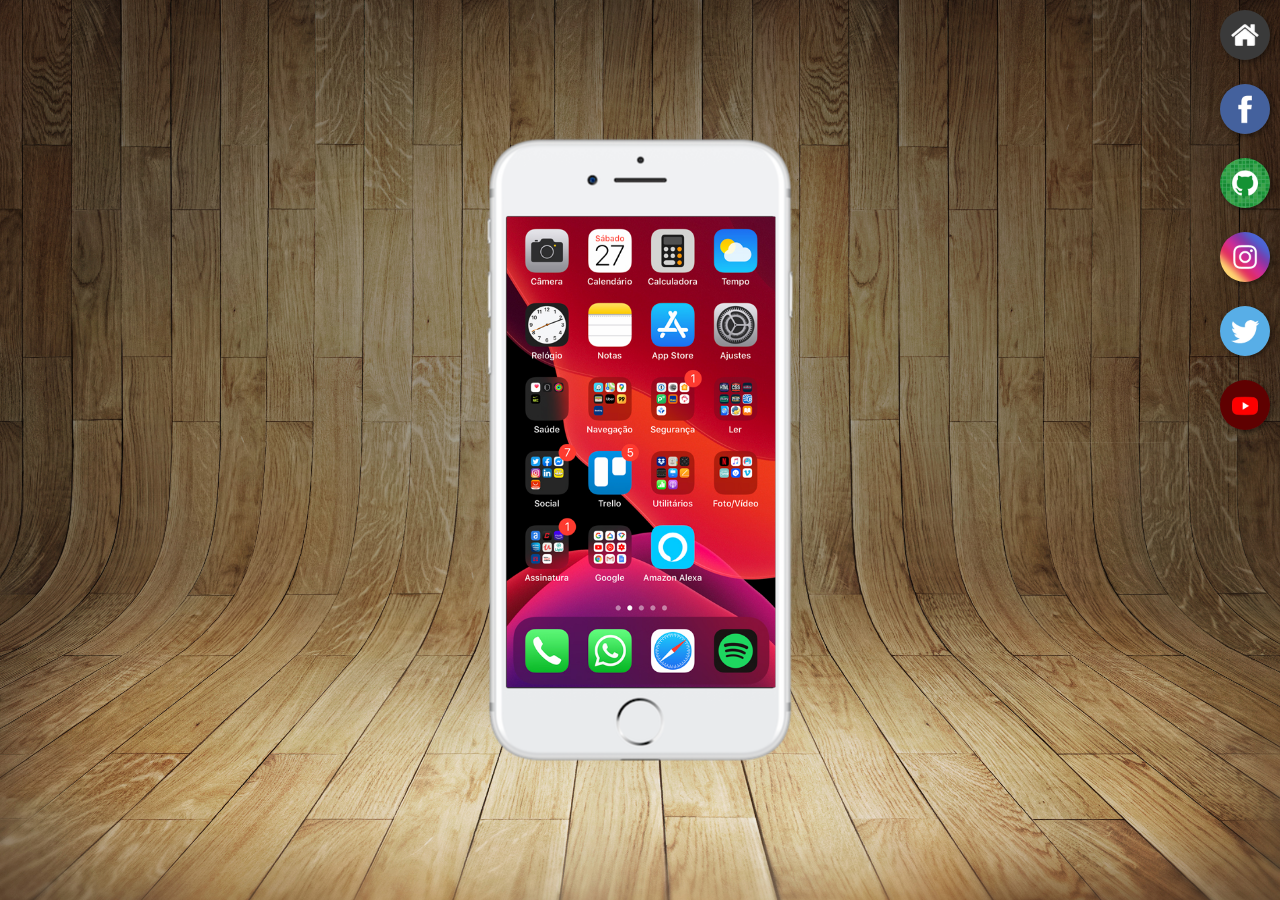
<file: index.html>
<!DOCTYPE html>
<html lang="pt-br">
<head>
    <meta charset="UTF-8">
    <meta name="viewport" content="width=device-width, initial-scale=1.0">
    <link rel="shortcut icon" href="favicon.ico" type="image/x-icon">
    <link rel="stylesheet" href="estilos/style.css">
    <title>Projeto Redes Sociais</title>
    
</head>
<body>
    <main>
        <section id="telefone">
            <iframe src="home.html" name="tela" id="tela" frameborder="0"></iframe>
        </section>
        <section id="redes-sociais">
            <a href="home.html" target="tela"><img src="imagens/logo-home.jpg" alt=""></a><br>
            <a href="facebook.html" target="tela"><img src="imagens/logo-facebook.jpg" alt=""></a><br>
            <a href="github.html" target="tela"><img src="imagens/logo-github.jpg" alt=""></a><br>
            <a href="instagram.html" target="tela"><img src="imagens/logo-instagram.jpg" alt=""></a><br>
            <a href="twitter.html" target="tela"><img src="imagens/logo-twitter.jpg" alt=""></a><br>
            <a href="youtube.html" target="tela"><img src="imagens/logo-youtube.jpg" alt=""></a>
        </section>
    </main>
</body>
</html>
</file>
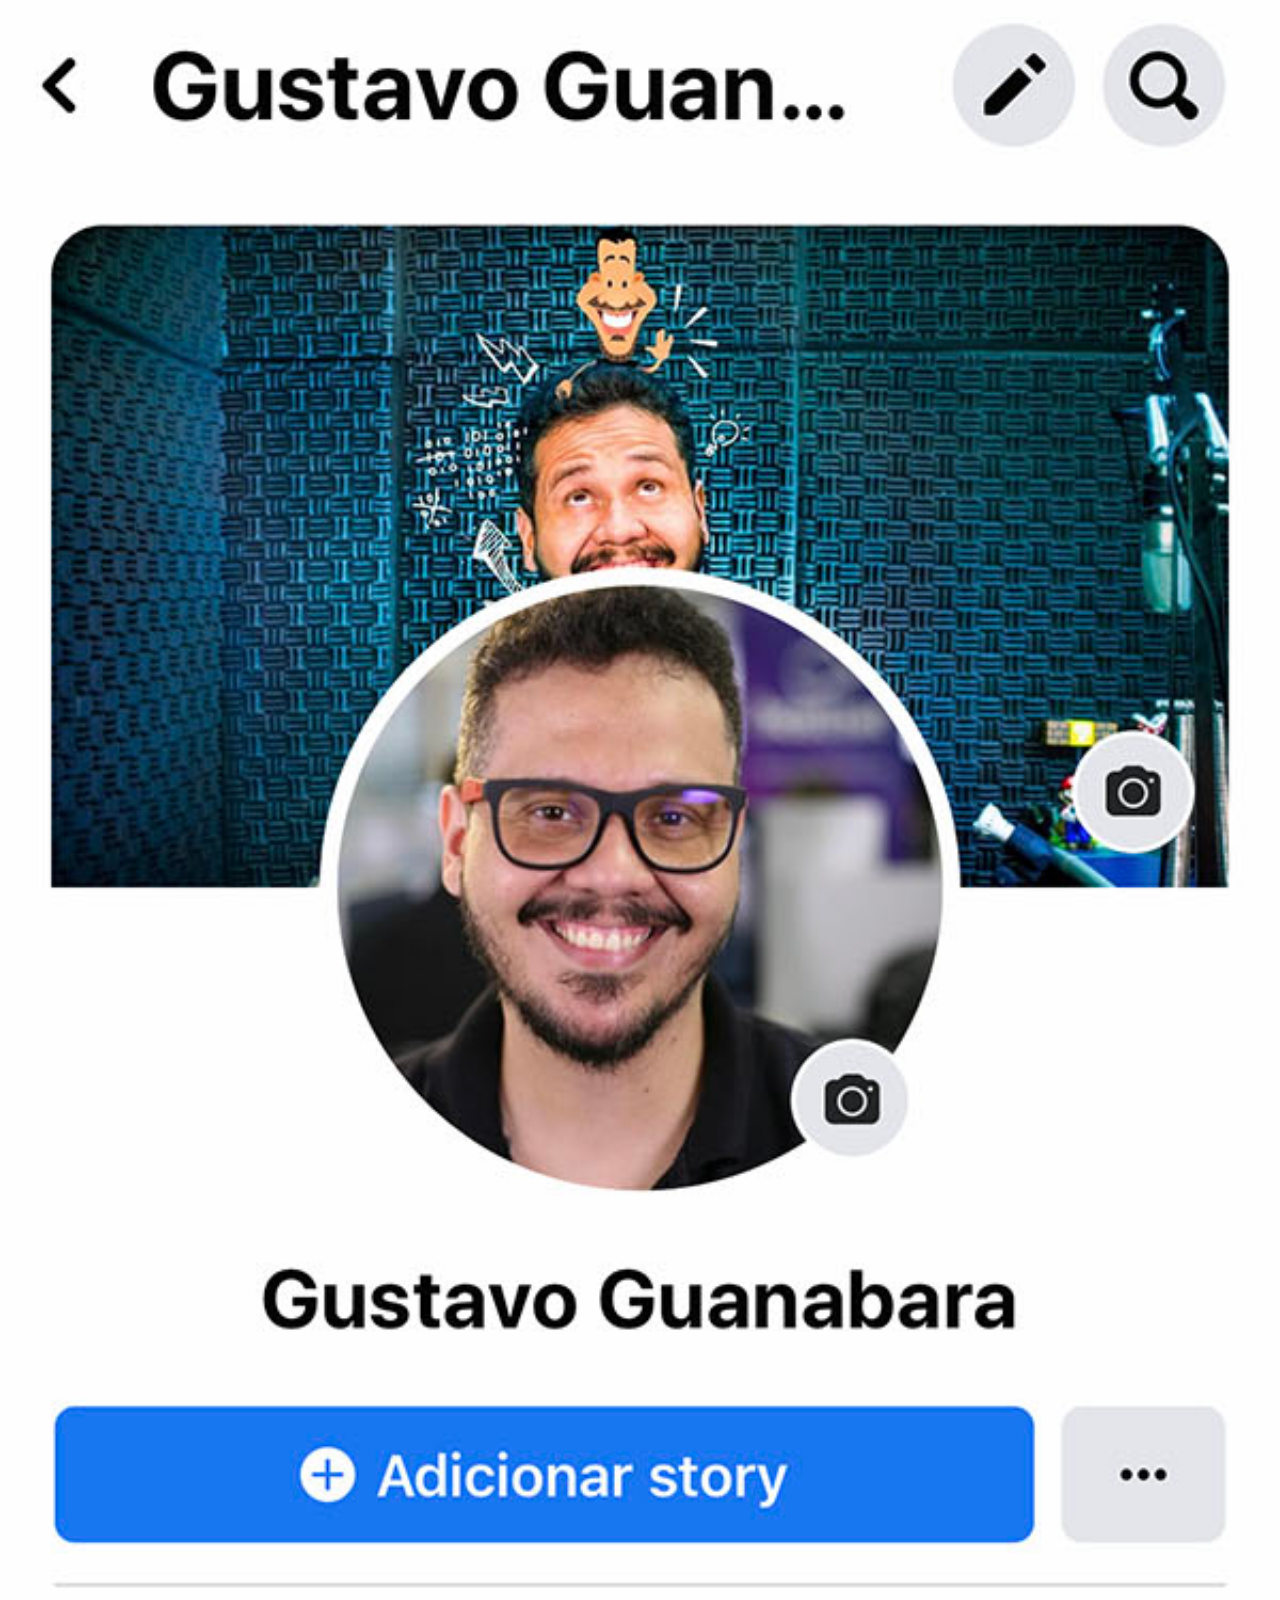
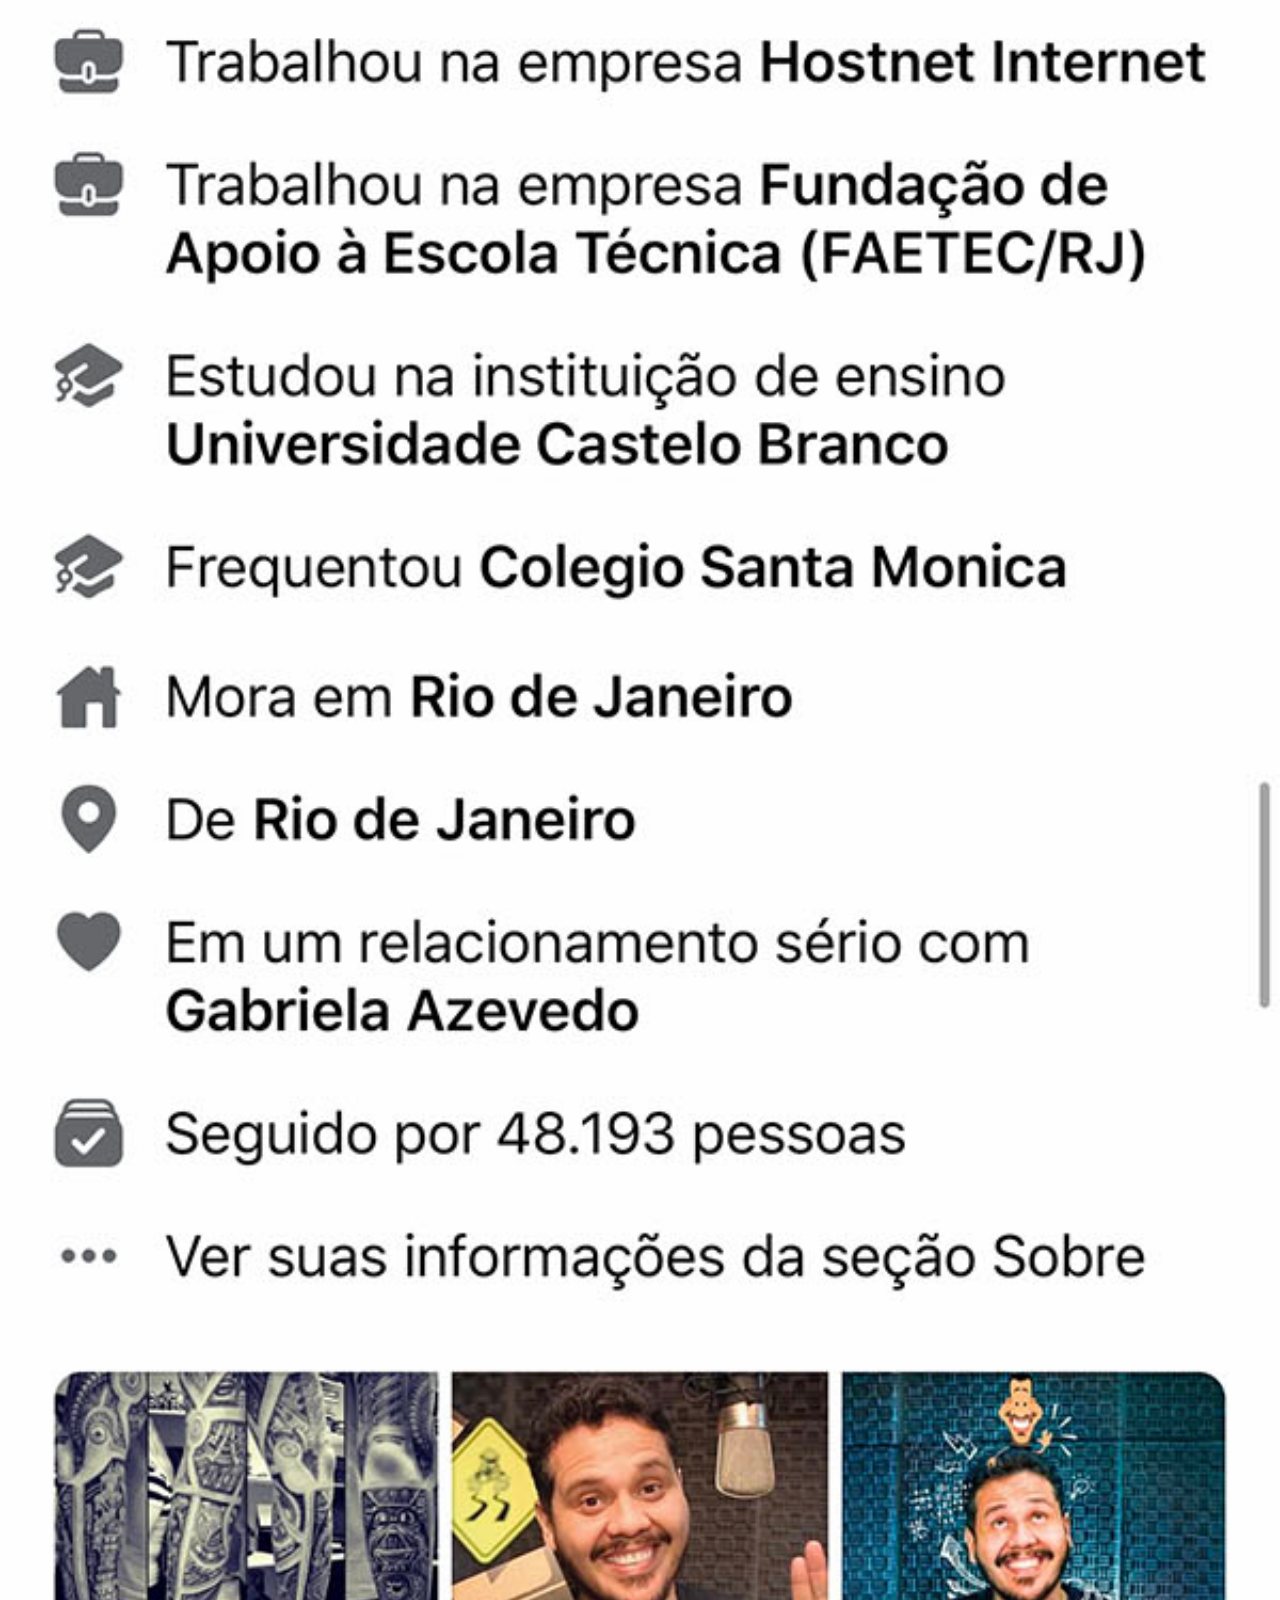
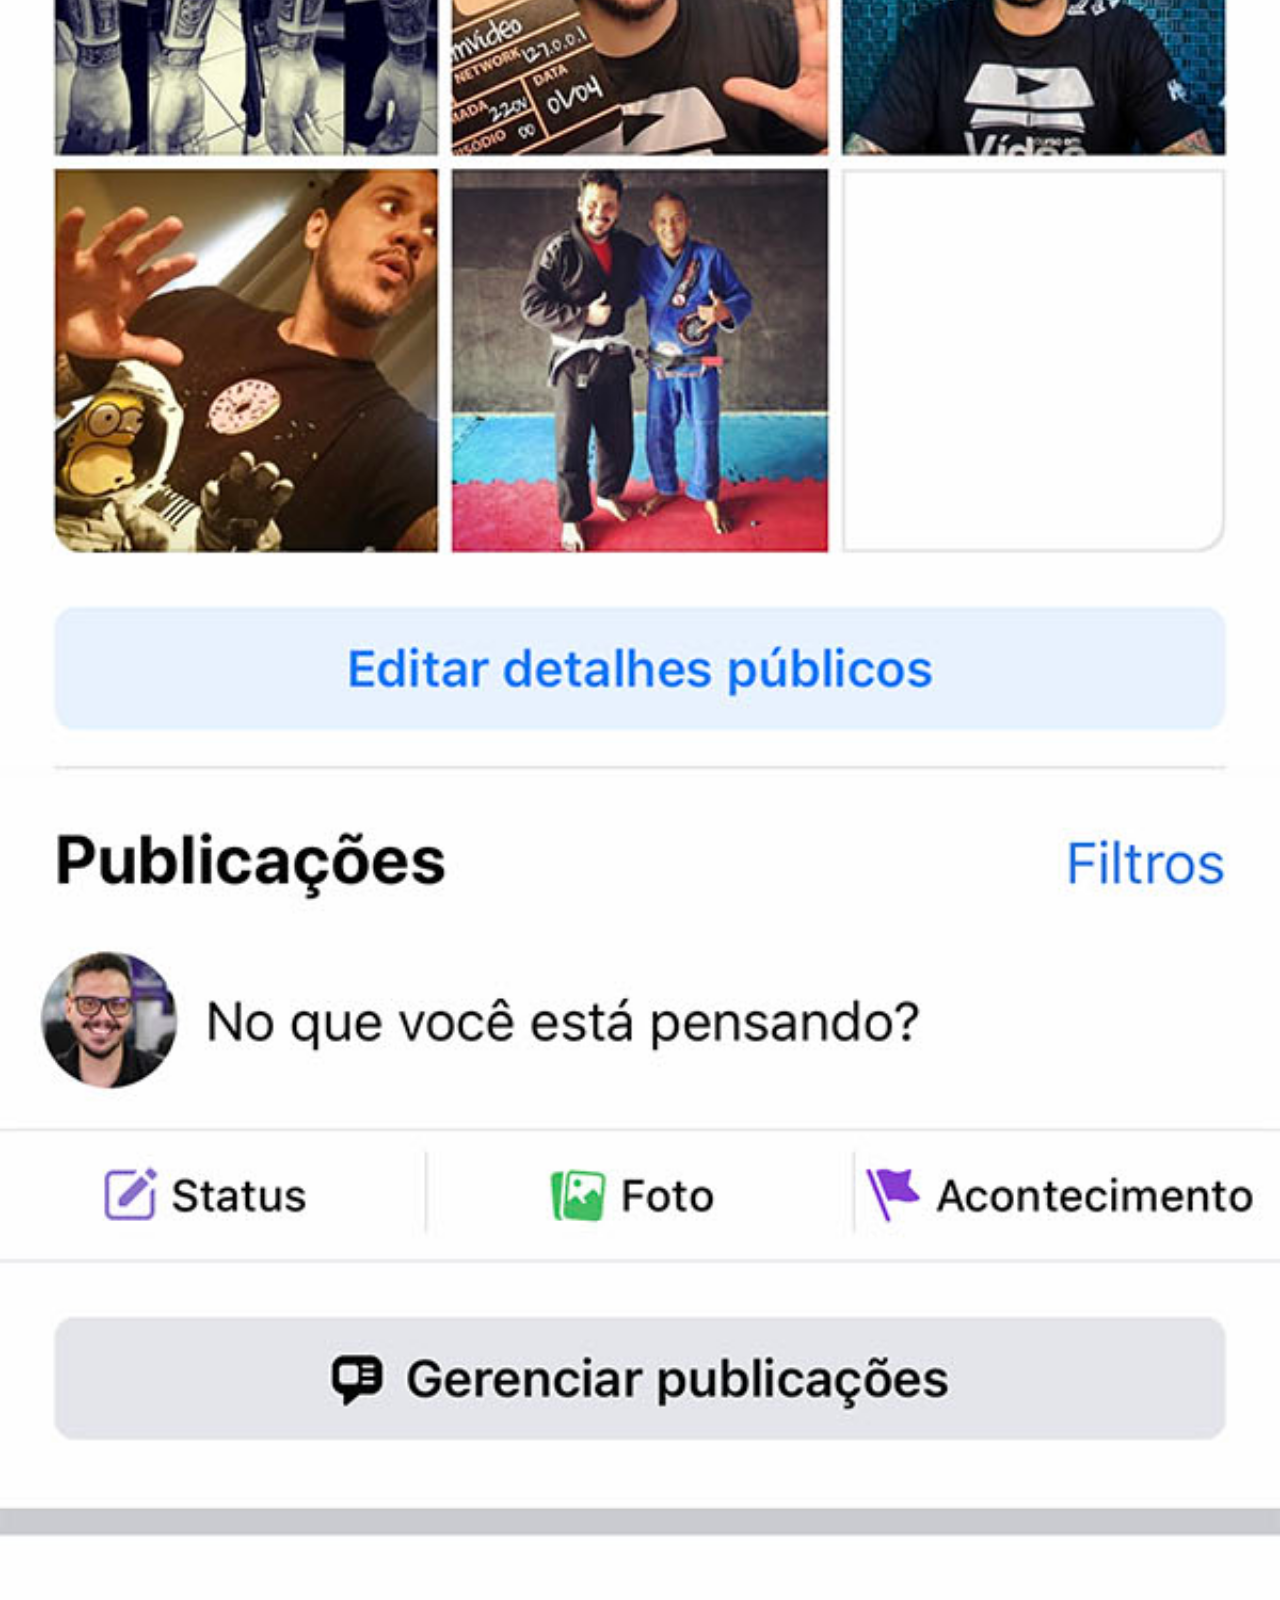
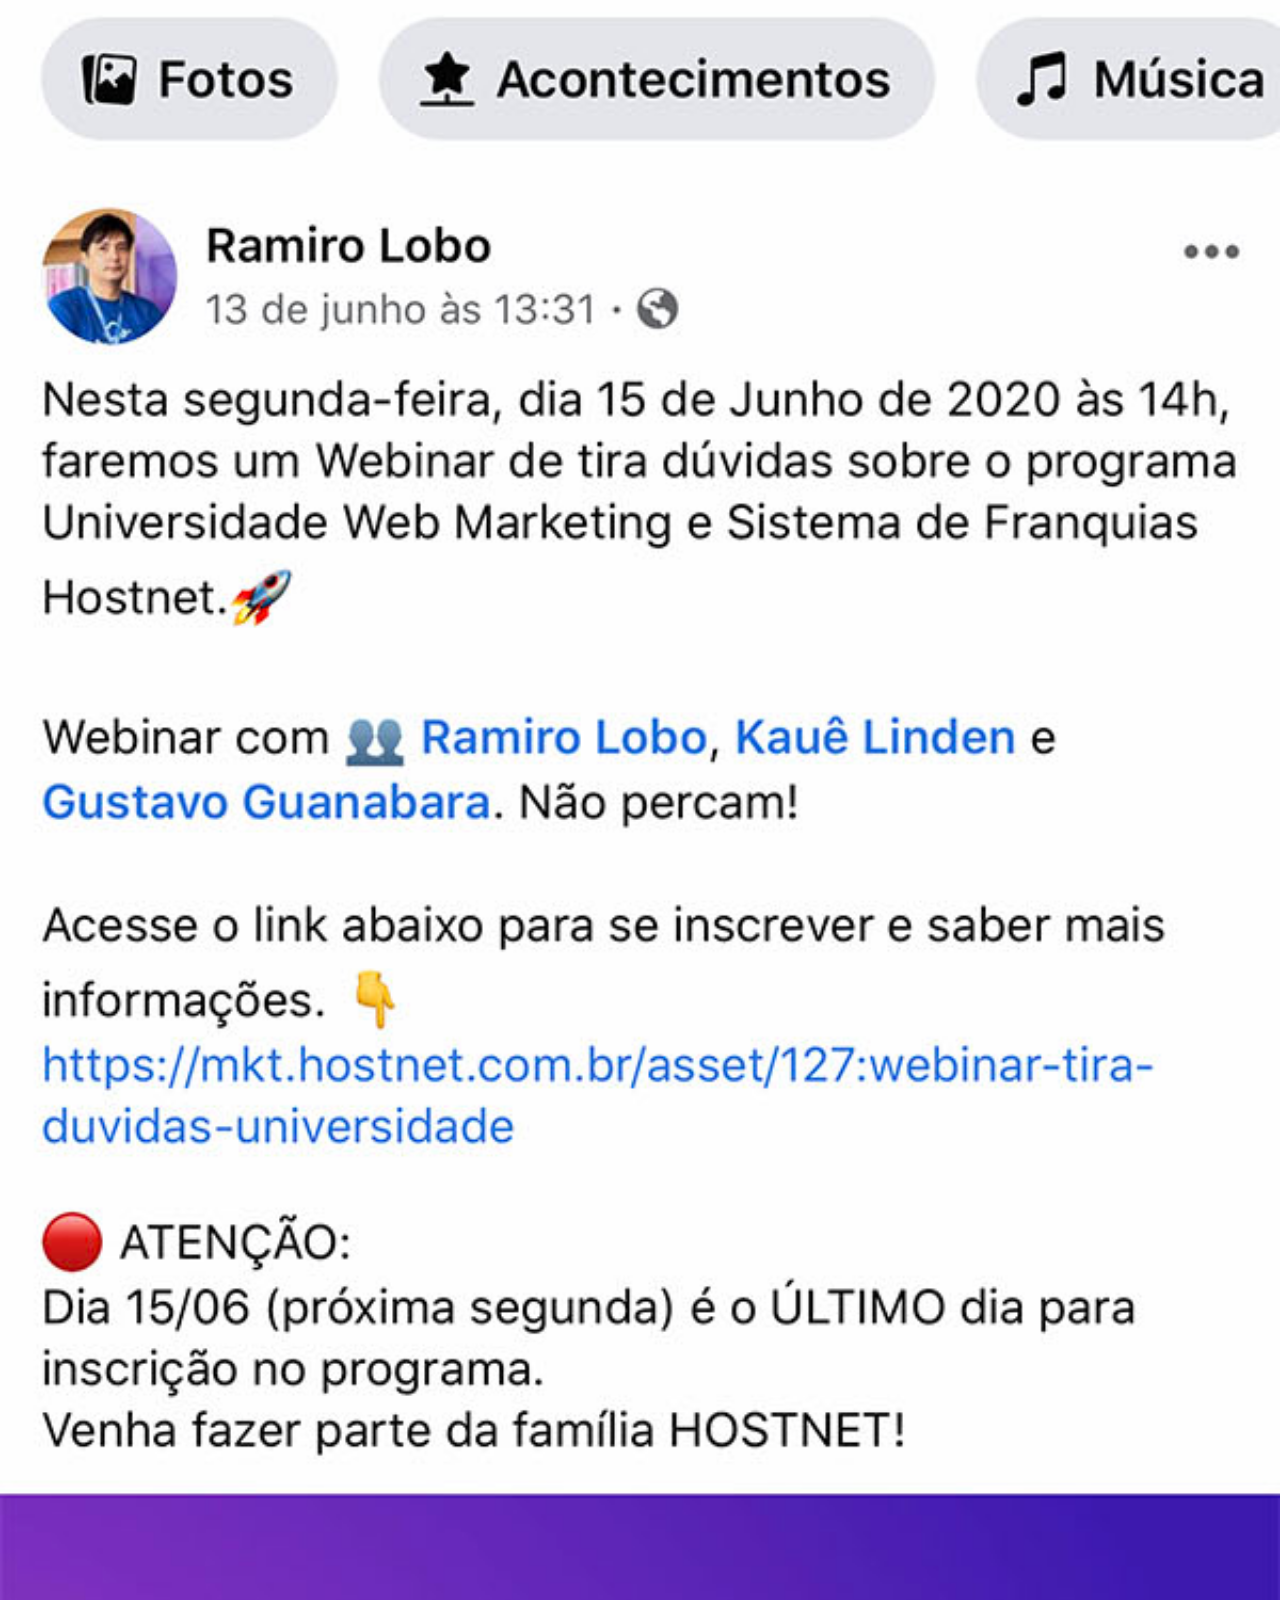
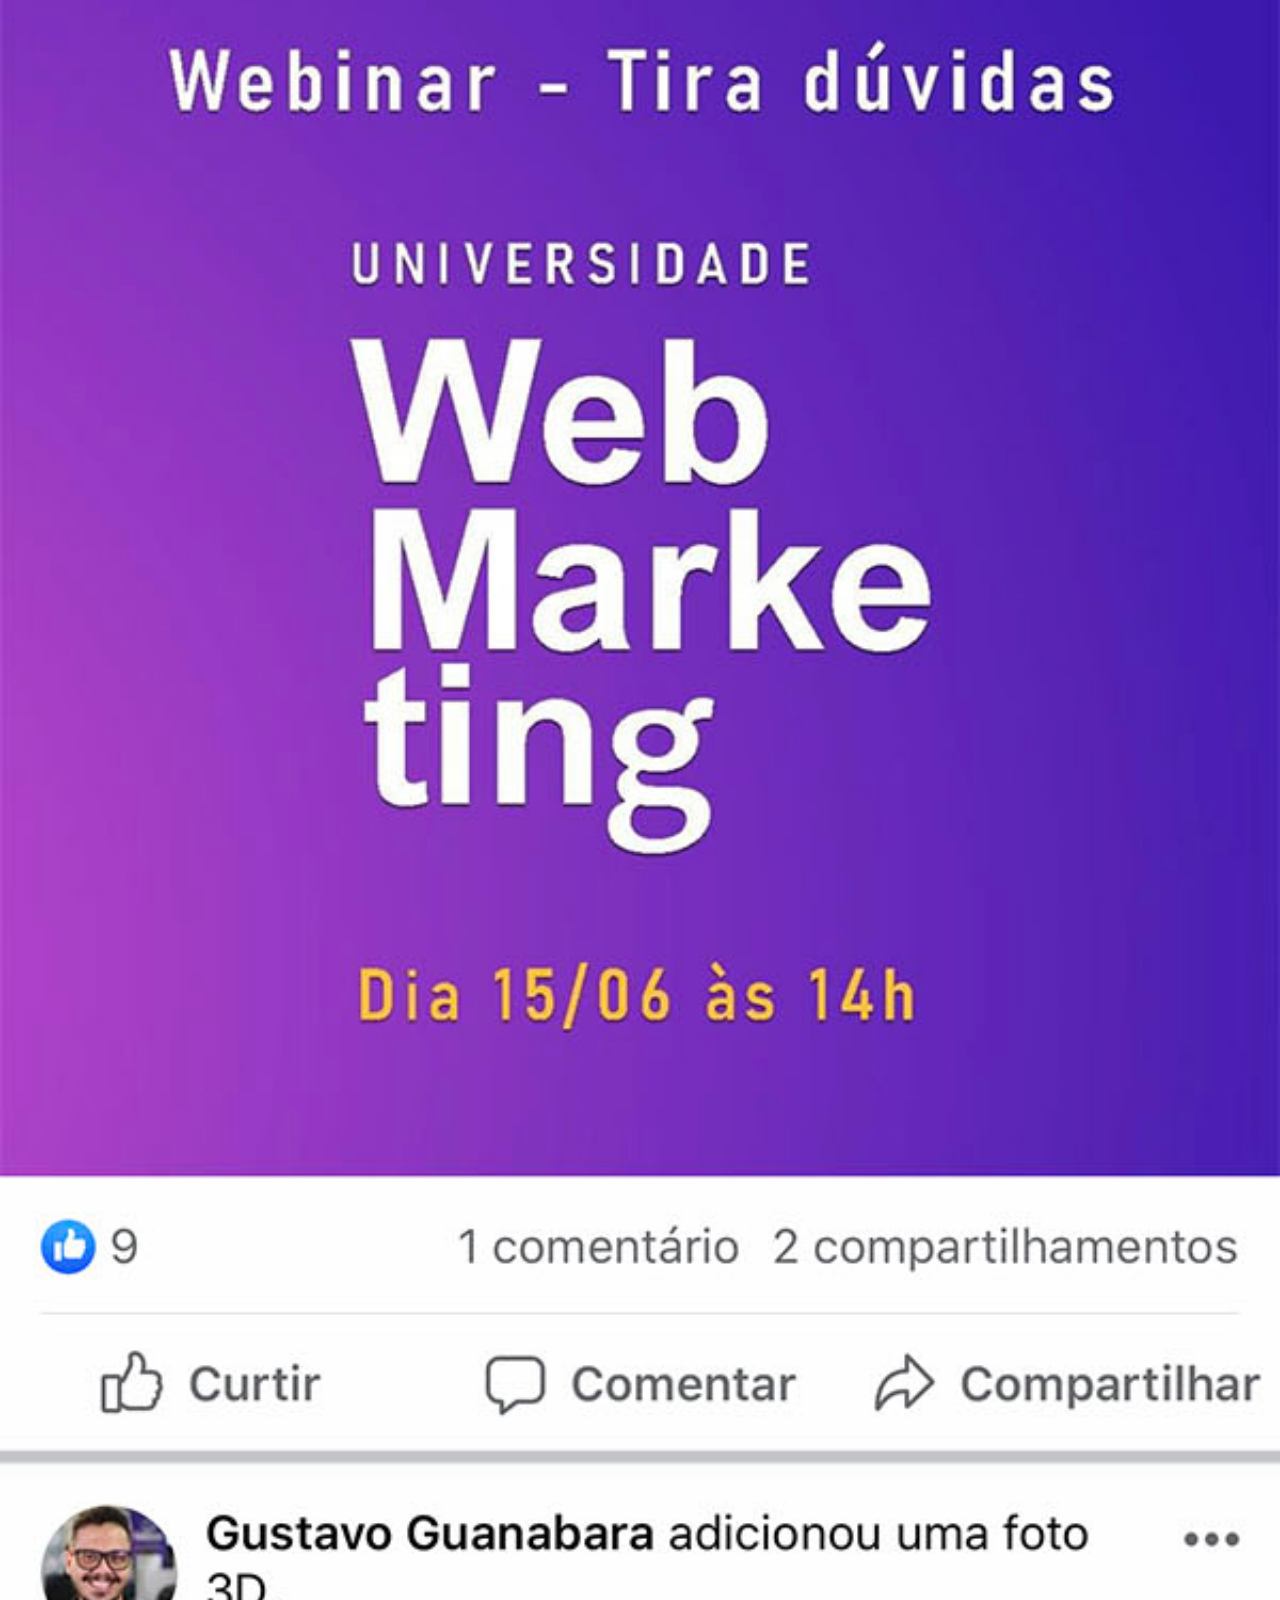
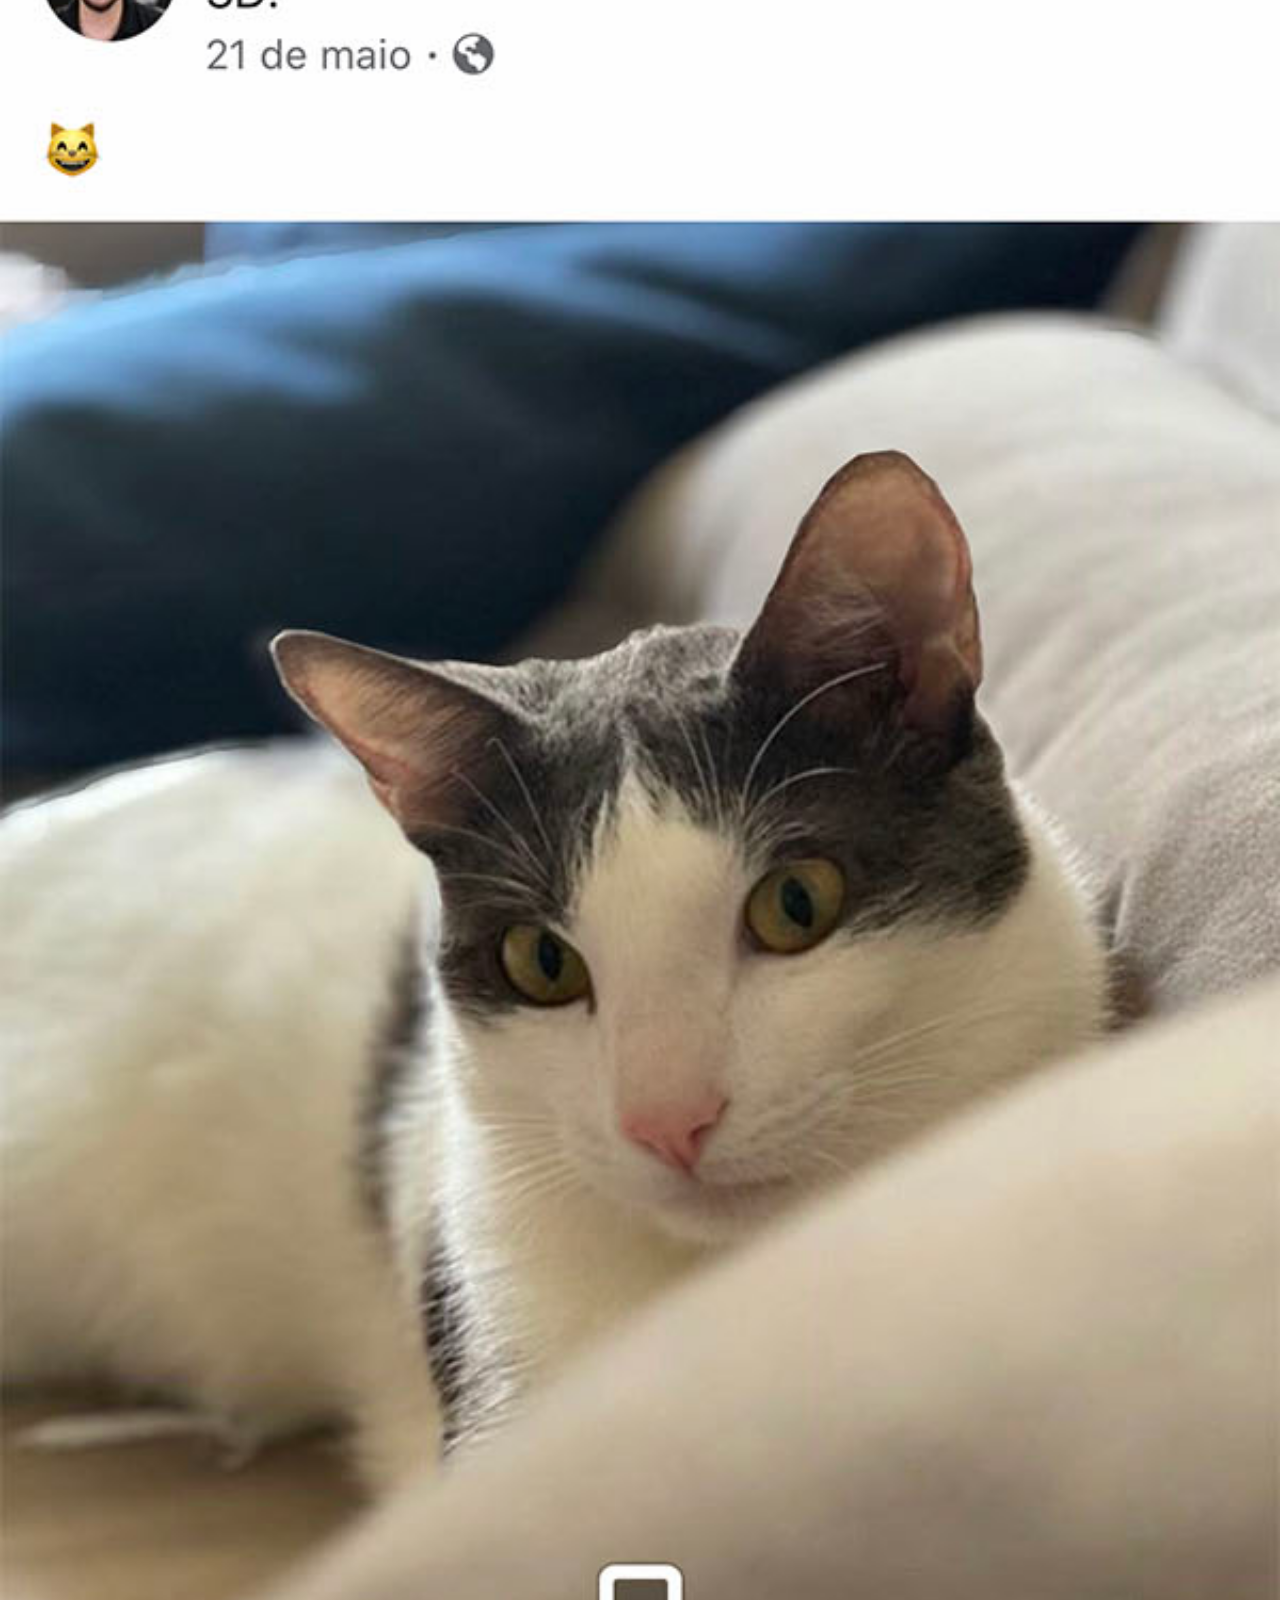
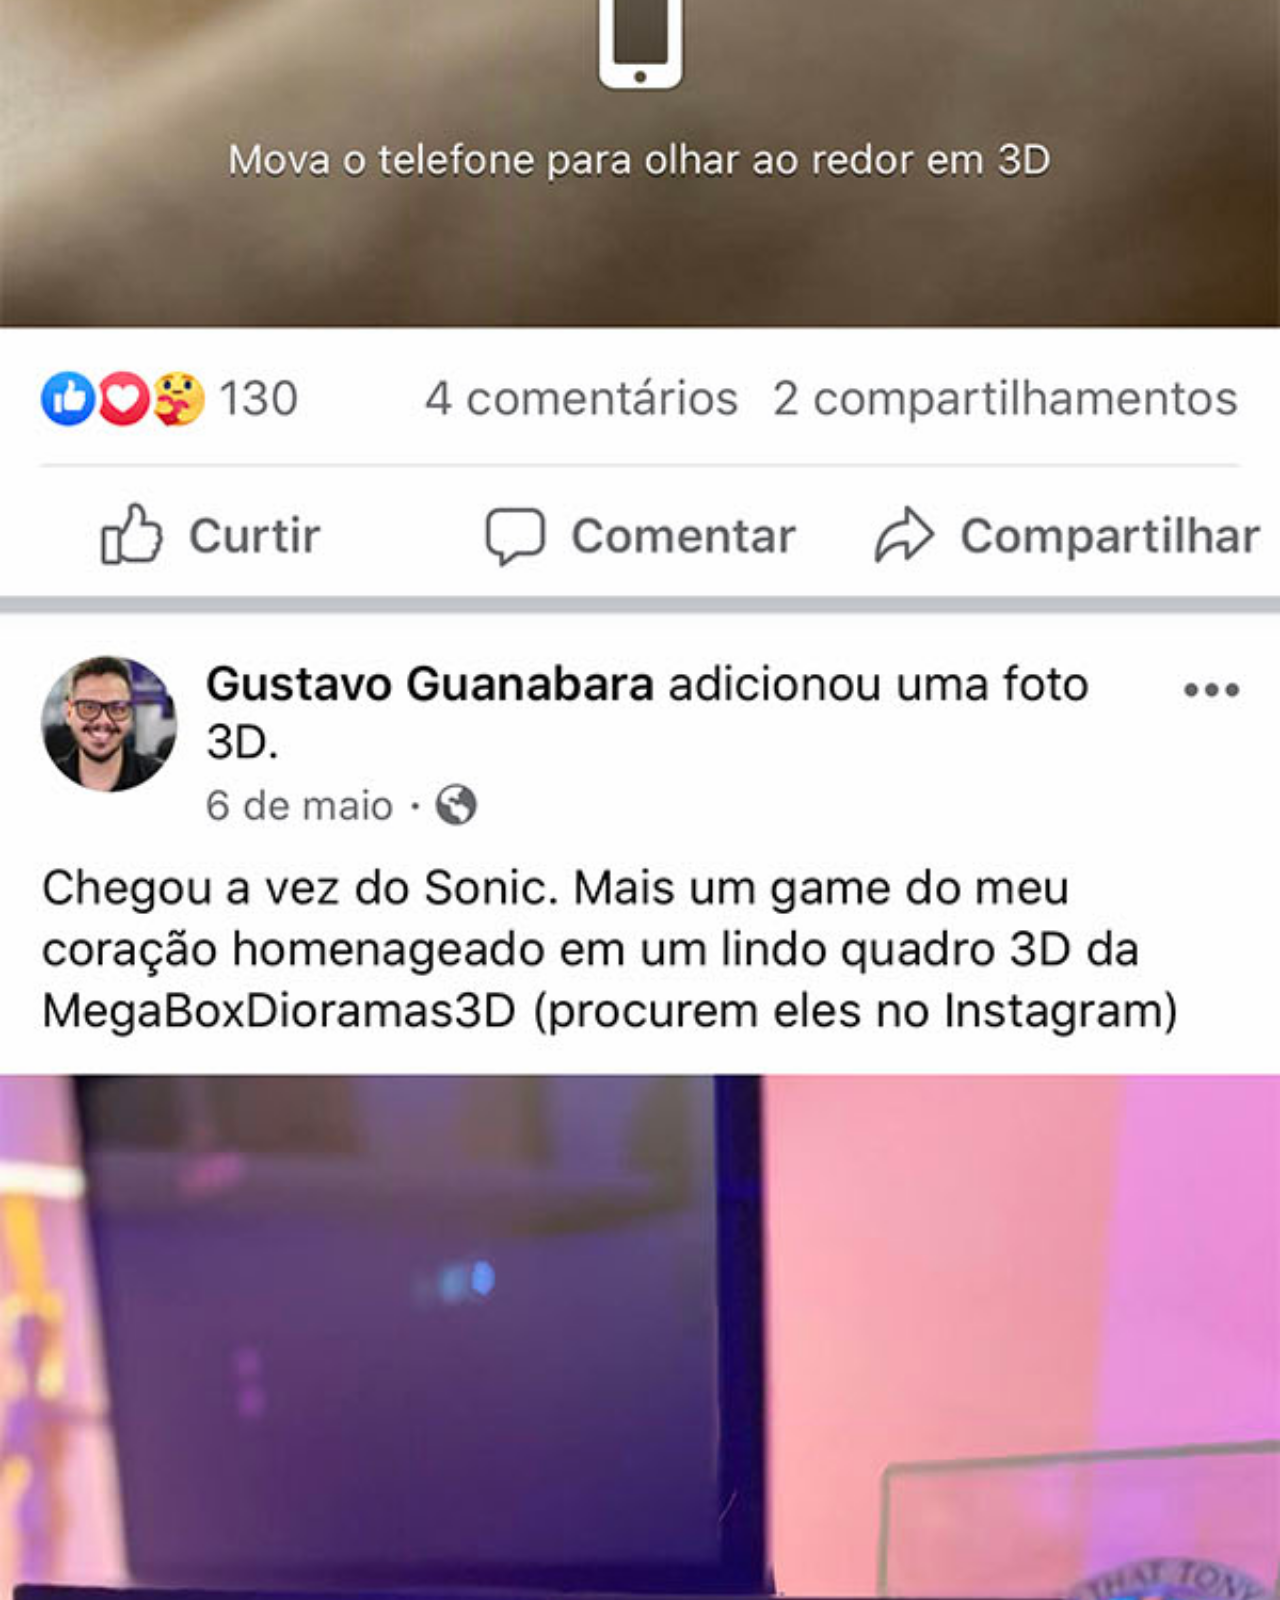
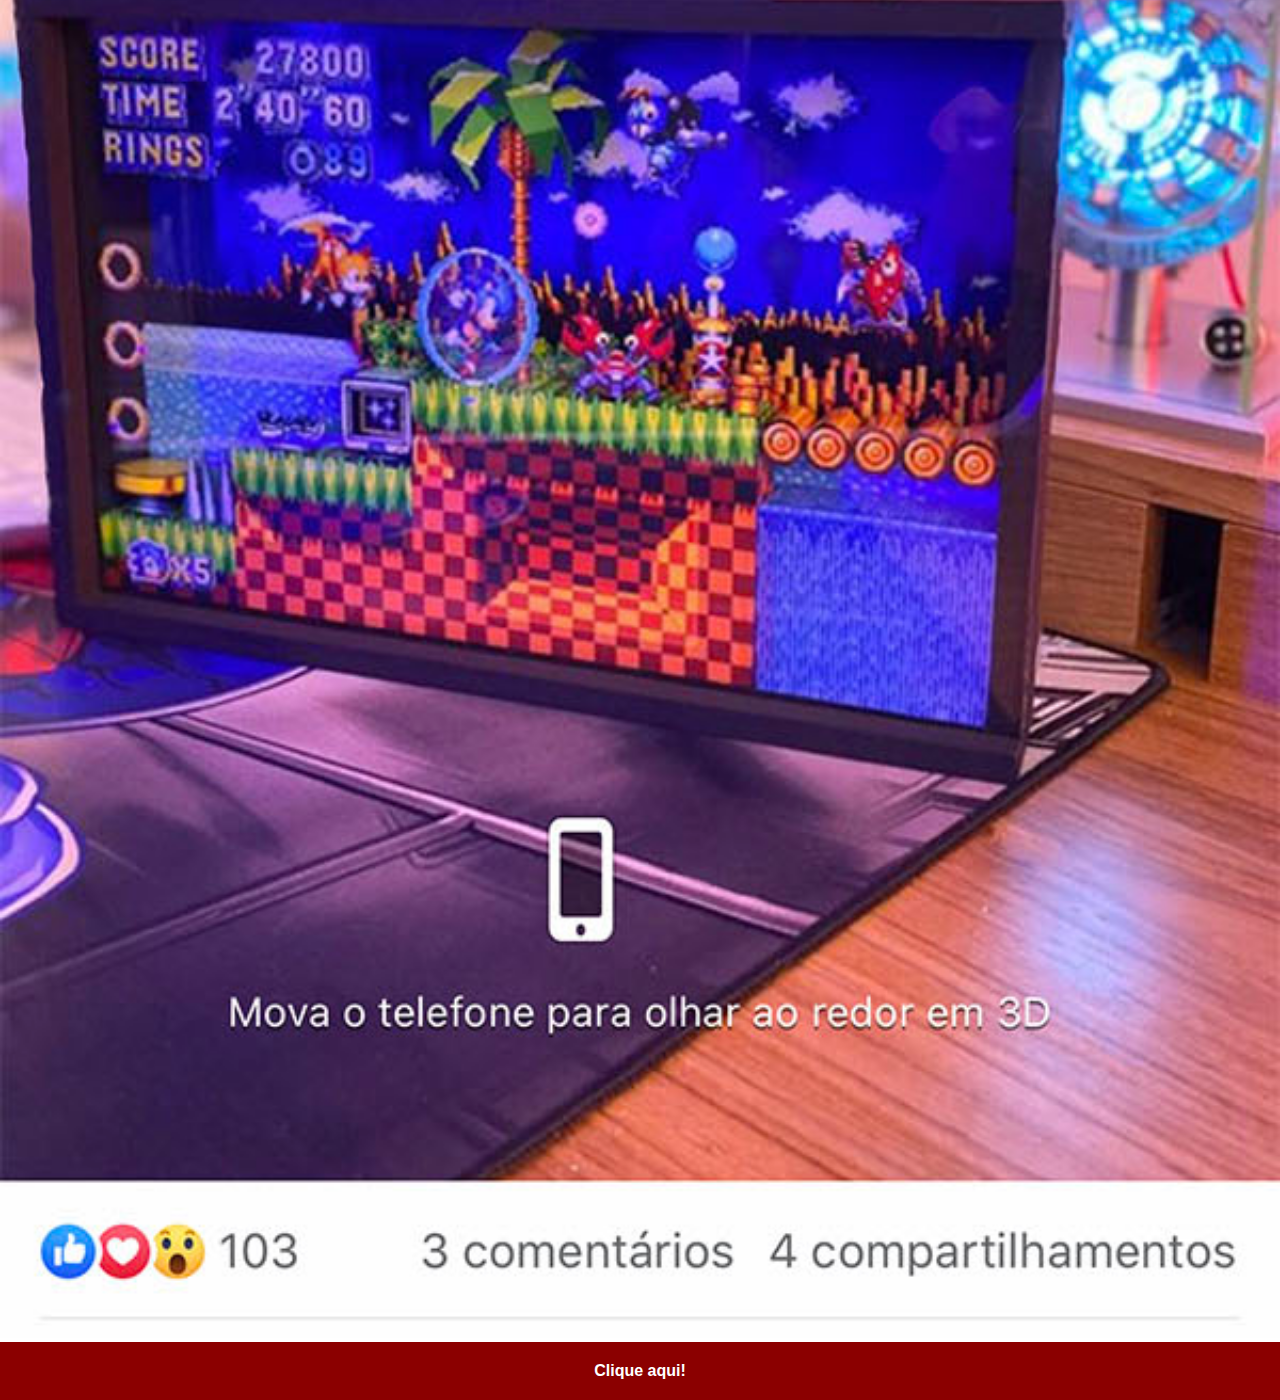
<file: facebook.html>
<!DOCTYPE html>
<html lang="pt-br">
<head>
    <meta charset="UTF-8">
    <meta name="viewport" content="width=device-width, initial-scale=1.0">
    <title>Facebook</title>
    <link rel="stylesheet" href="estilos/social.css">
</head>
<body>
    <img src="imagens/tela-facebook.jpg" alt="">
    <a href="https://facebook.com">Clique aqui!</a>
</body>
</html>
</file>
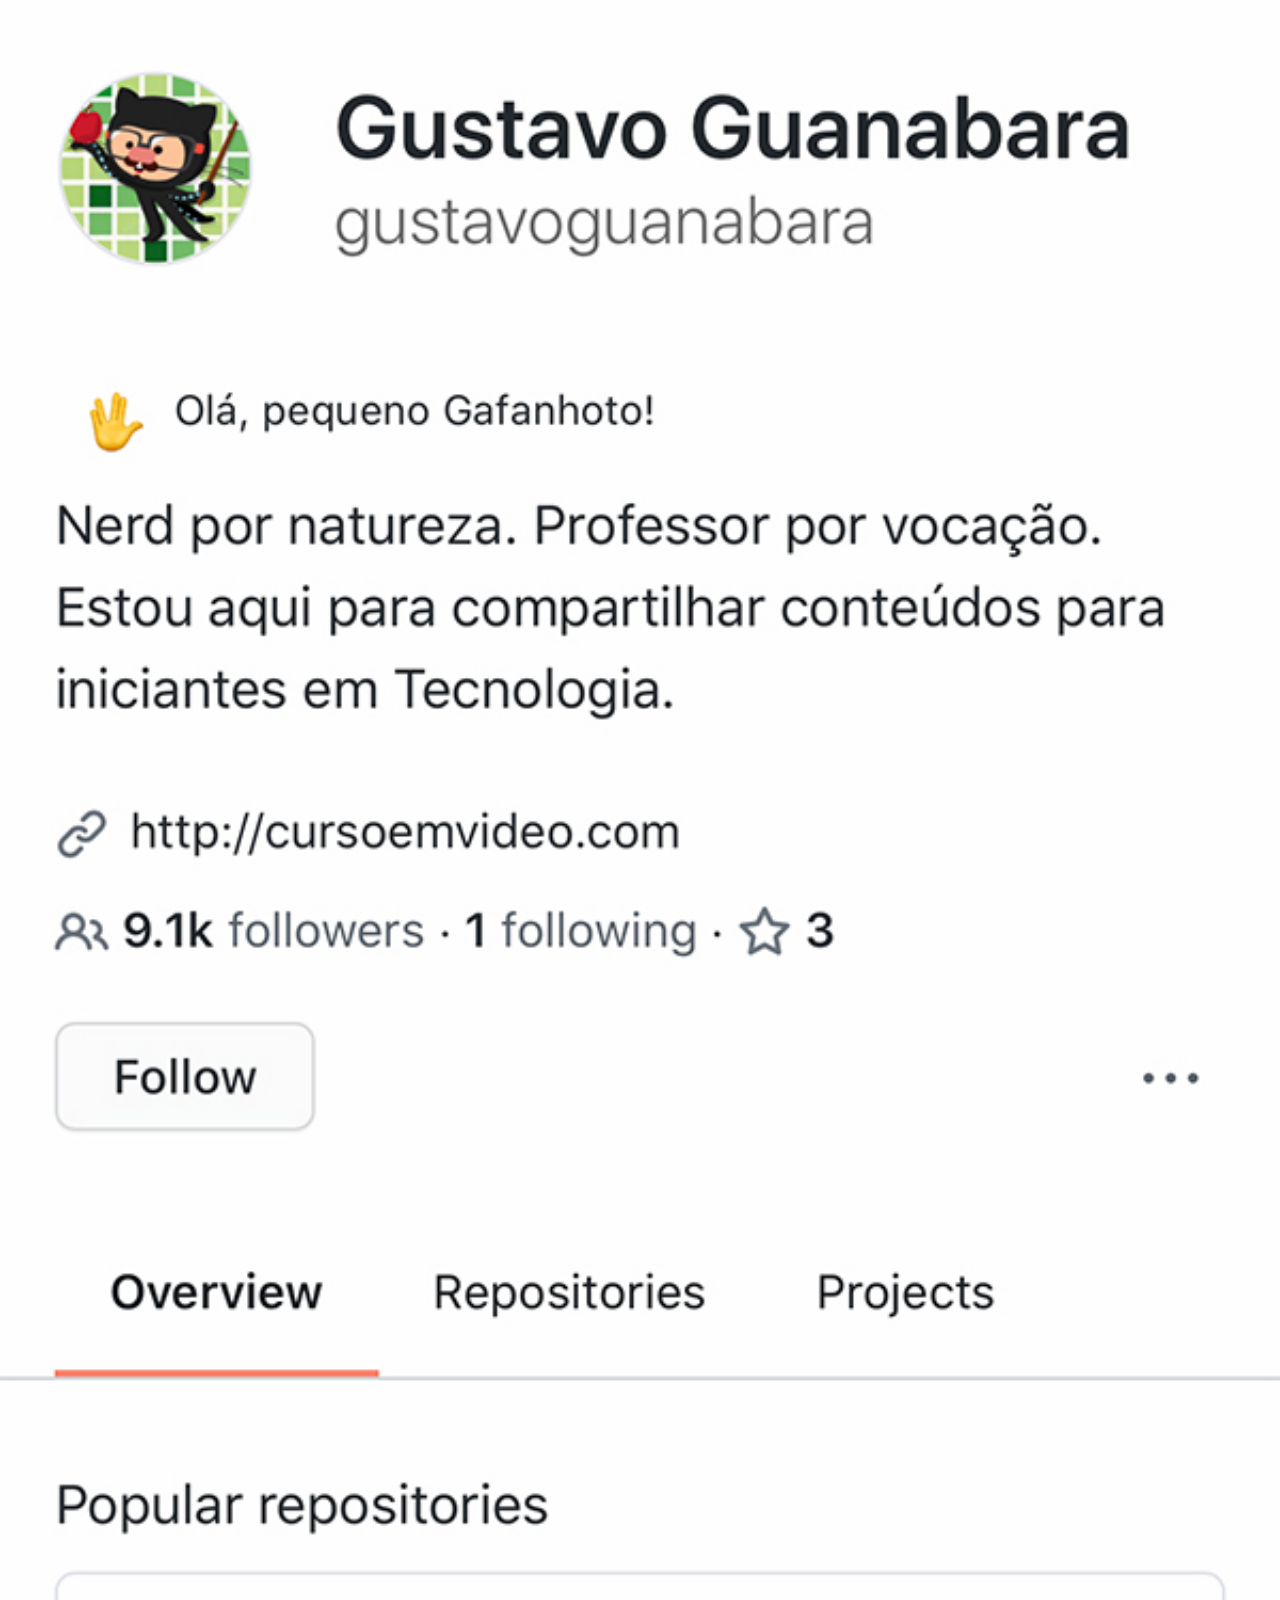
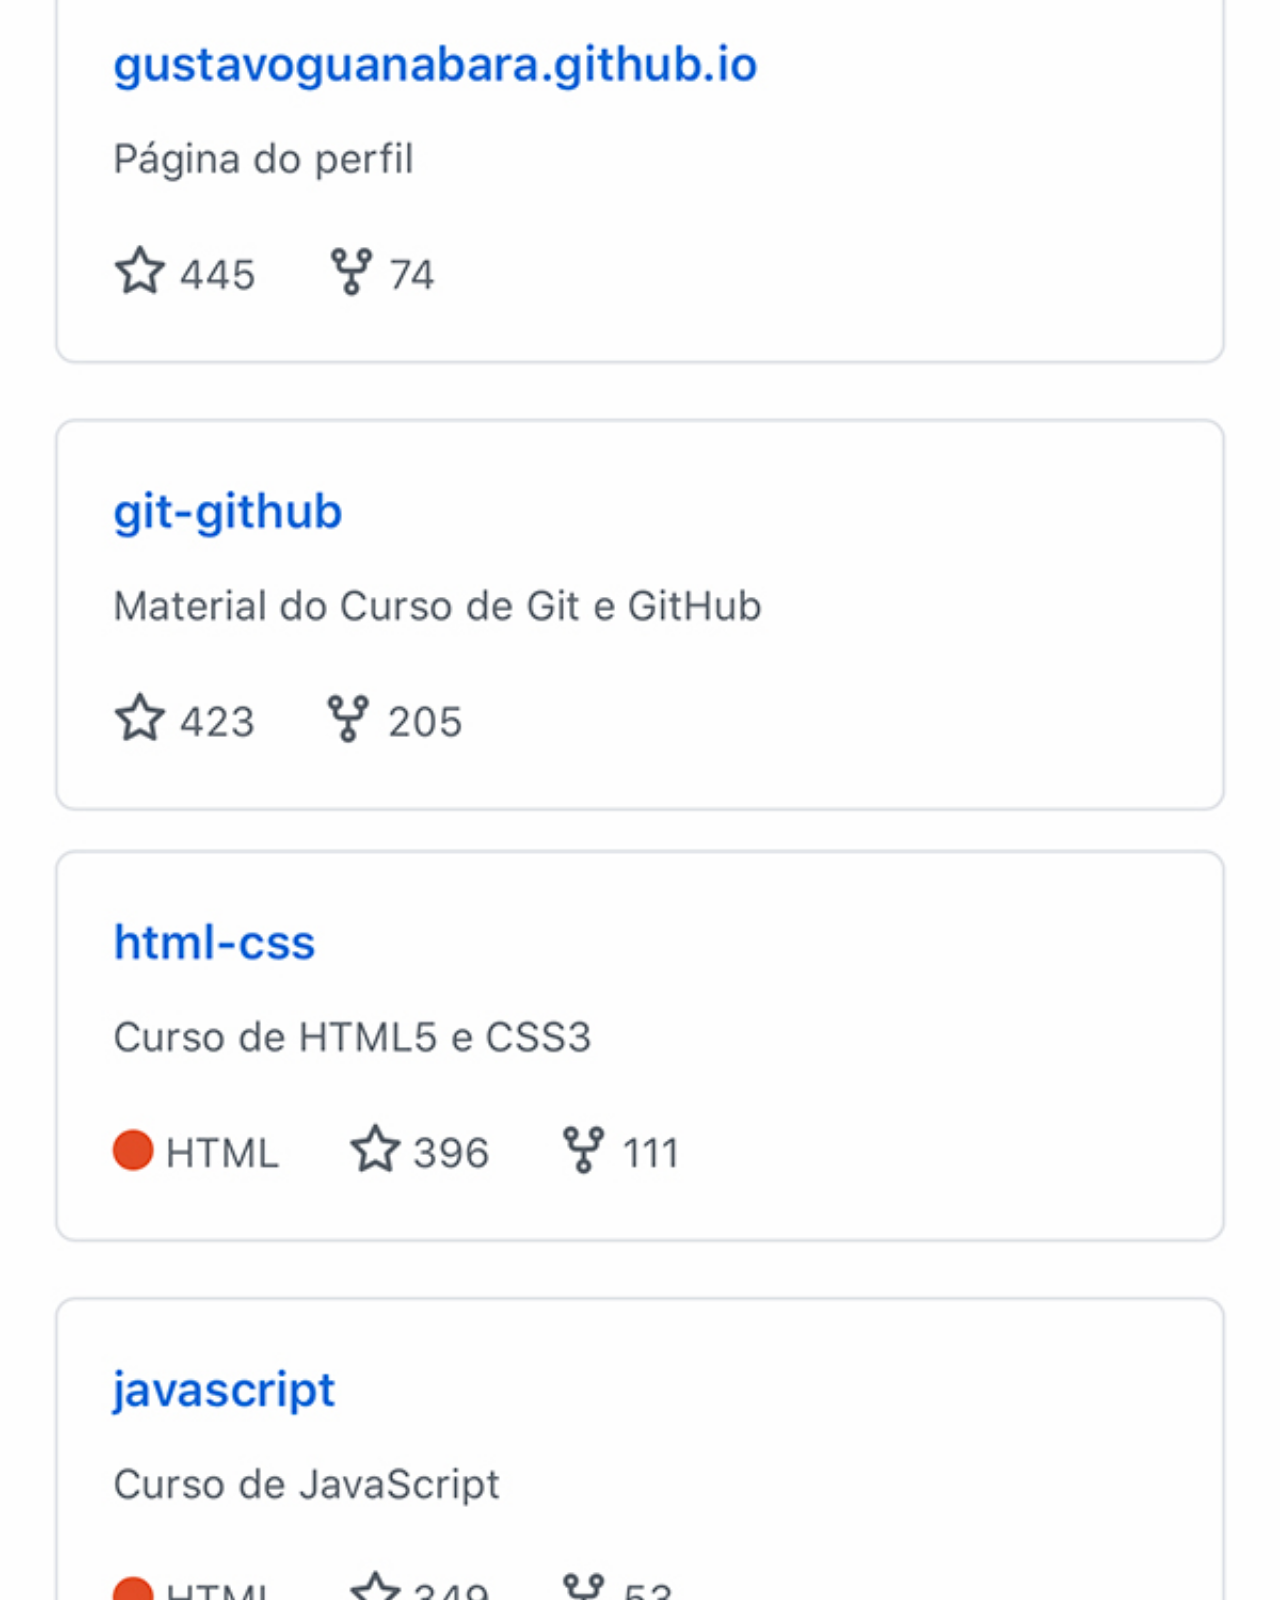
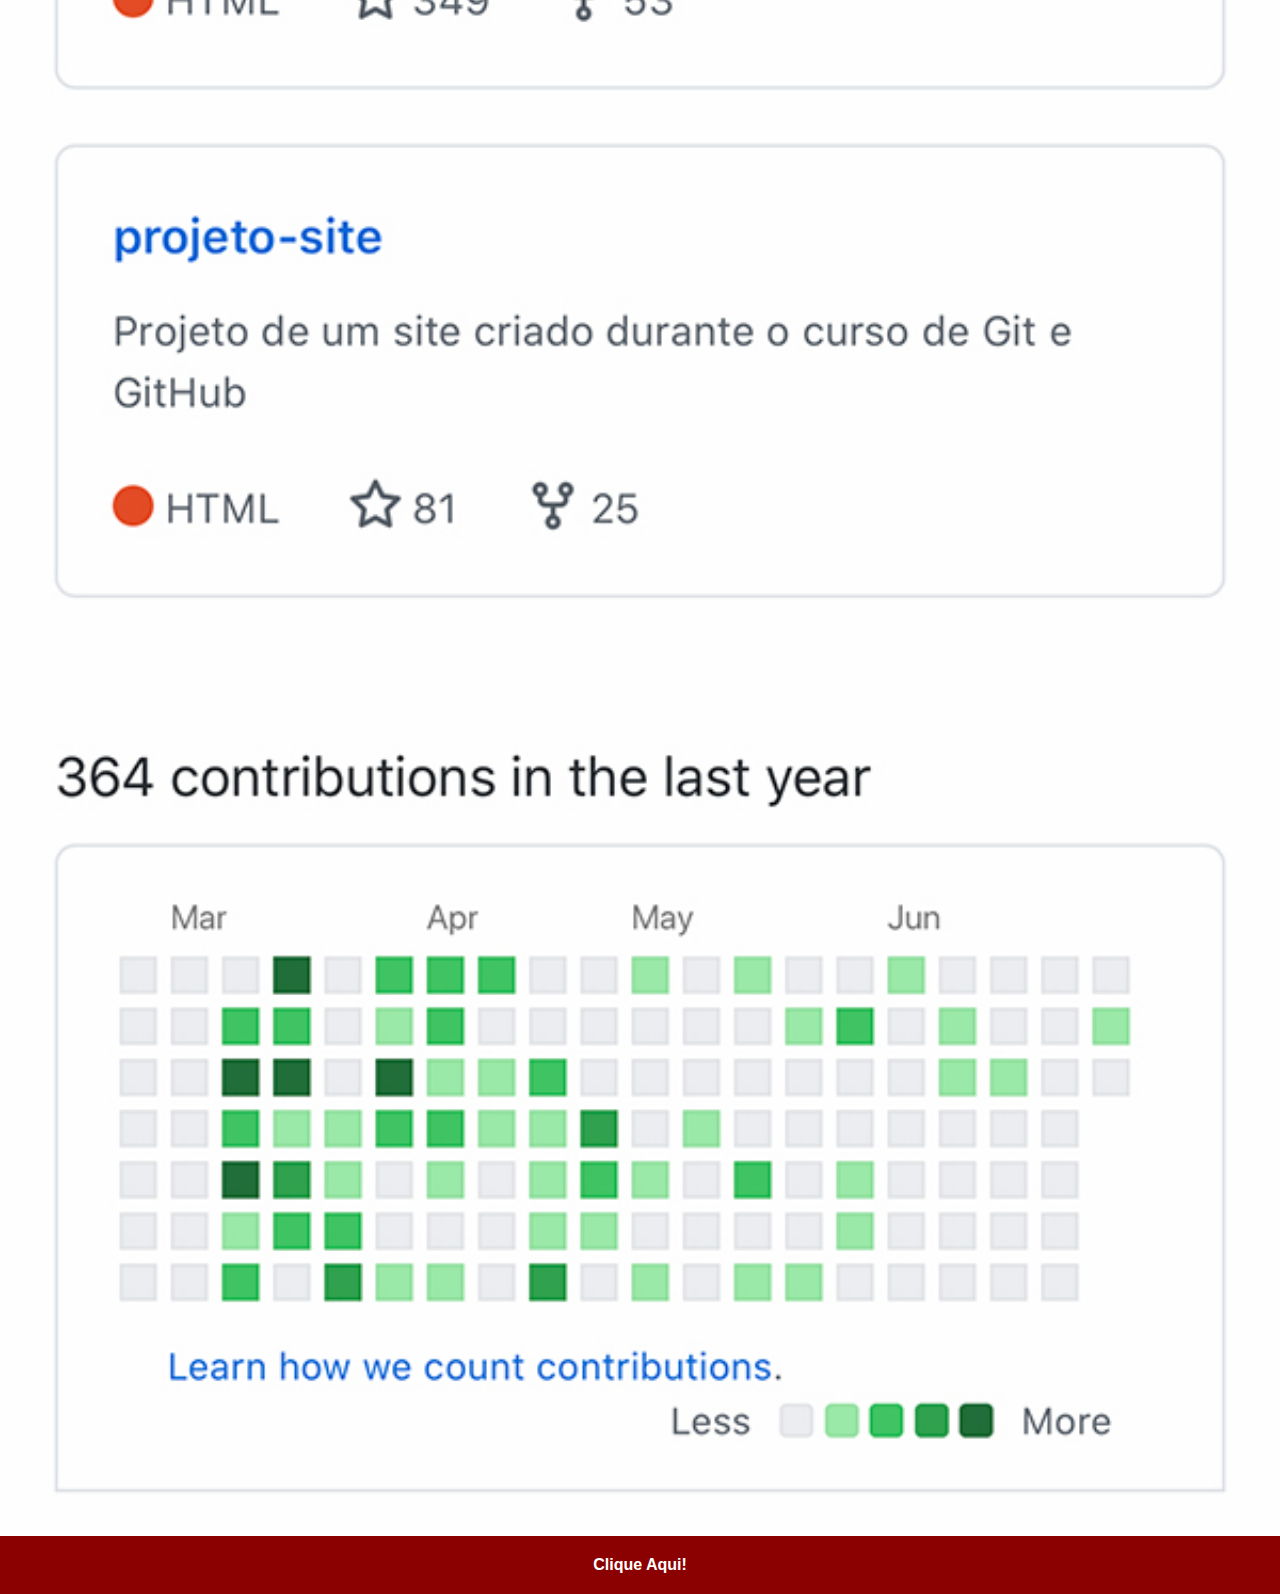
<file: github.html>
<!DOCTYPE html>
<html lang="pt-br">
<head>
    <meta charset="UTF-8">
    <meta name="viewport" content="width=device-width, initial-scale=1.0">
    <title>Github</title>
    <link rel="stylesheet" href="estilos/social.css">
</head>
<body>
    <img src="imagens/tela-github.jpg" alt="">
    <a href="https://github.com/">Clique Aqui!</a>
</body>
</html>
</file>
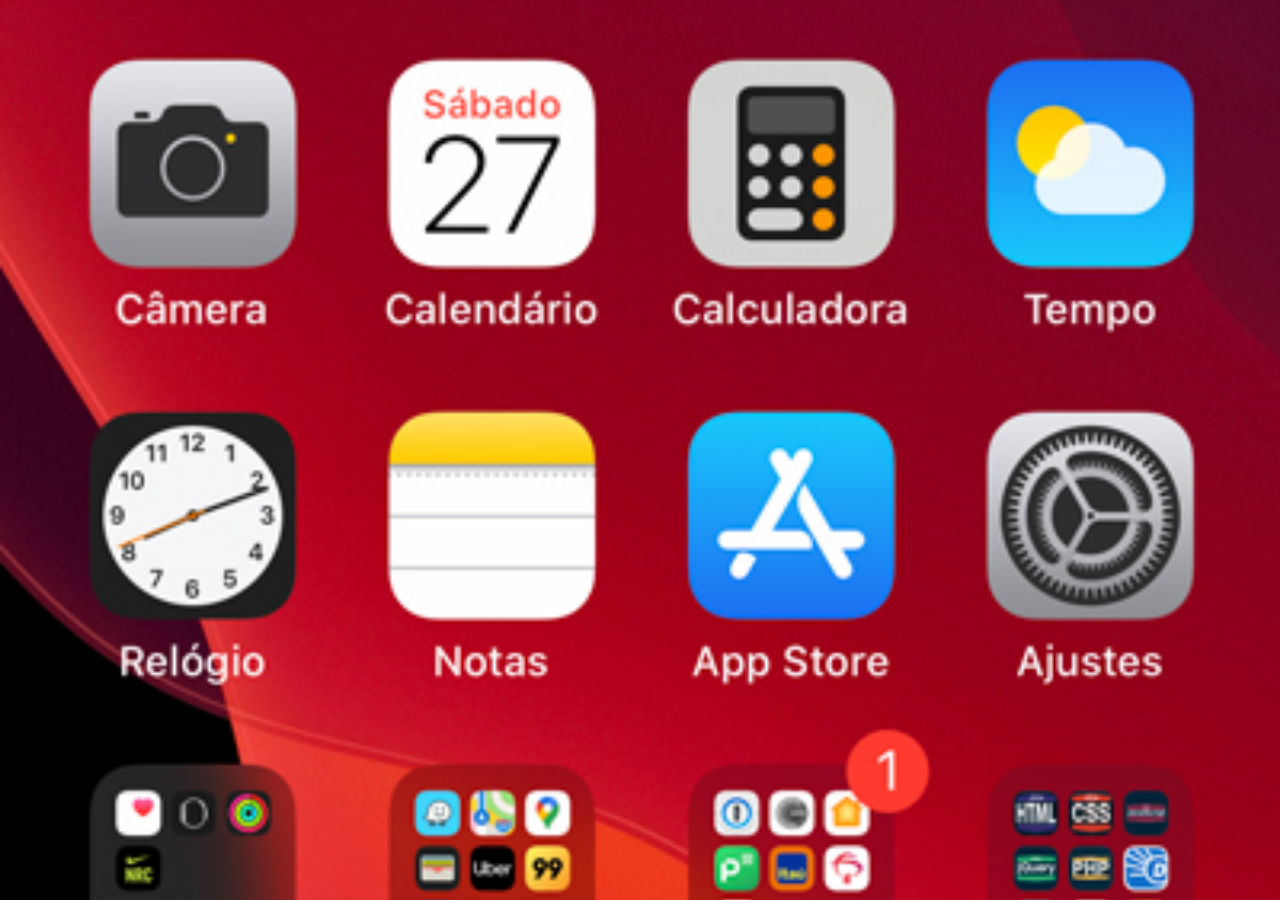
<file: home.html>
<!DOCTYPE html>
<html lang="pt-br">
<head>
    <meta charset="UTF-8">
    <meta name="viewport" content="width=device-width, initial-scale=1.0">
    <title>Home</title>
    <Style>
        *{
            margin: 0;
            padding: 0;
        }
        body{
            width: 100vw;
            height: 100vh;
            background: black url('imagens/tela-home.jpg') no-repeat top center;
            background-size: cover;
        }
    </Style>
</head>
<body>
    
</body>
</html>
</file>
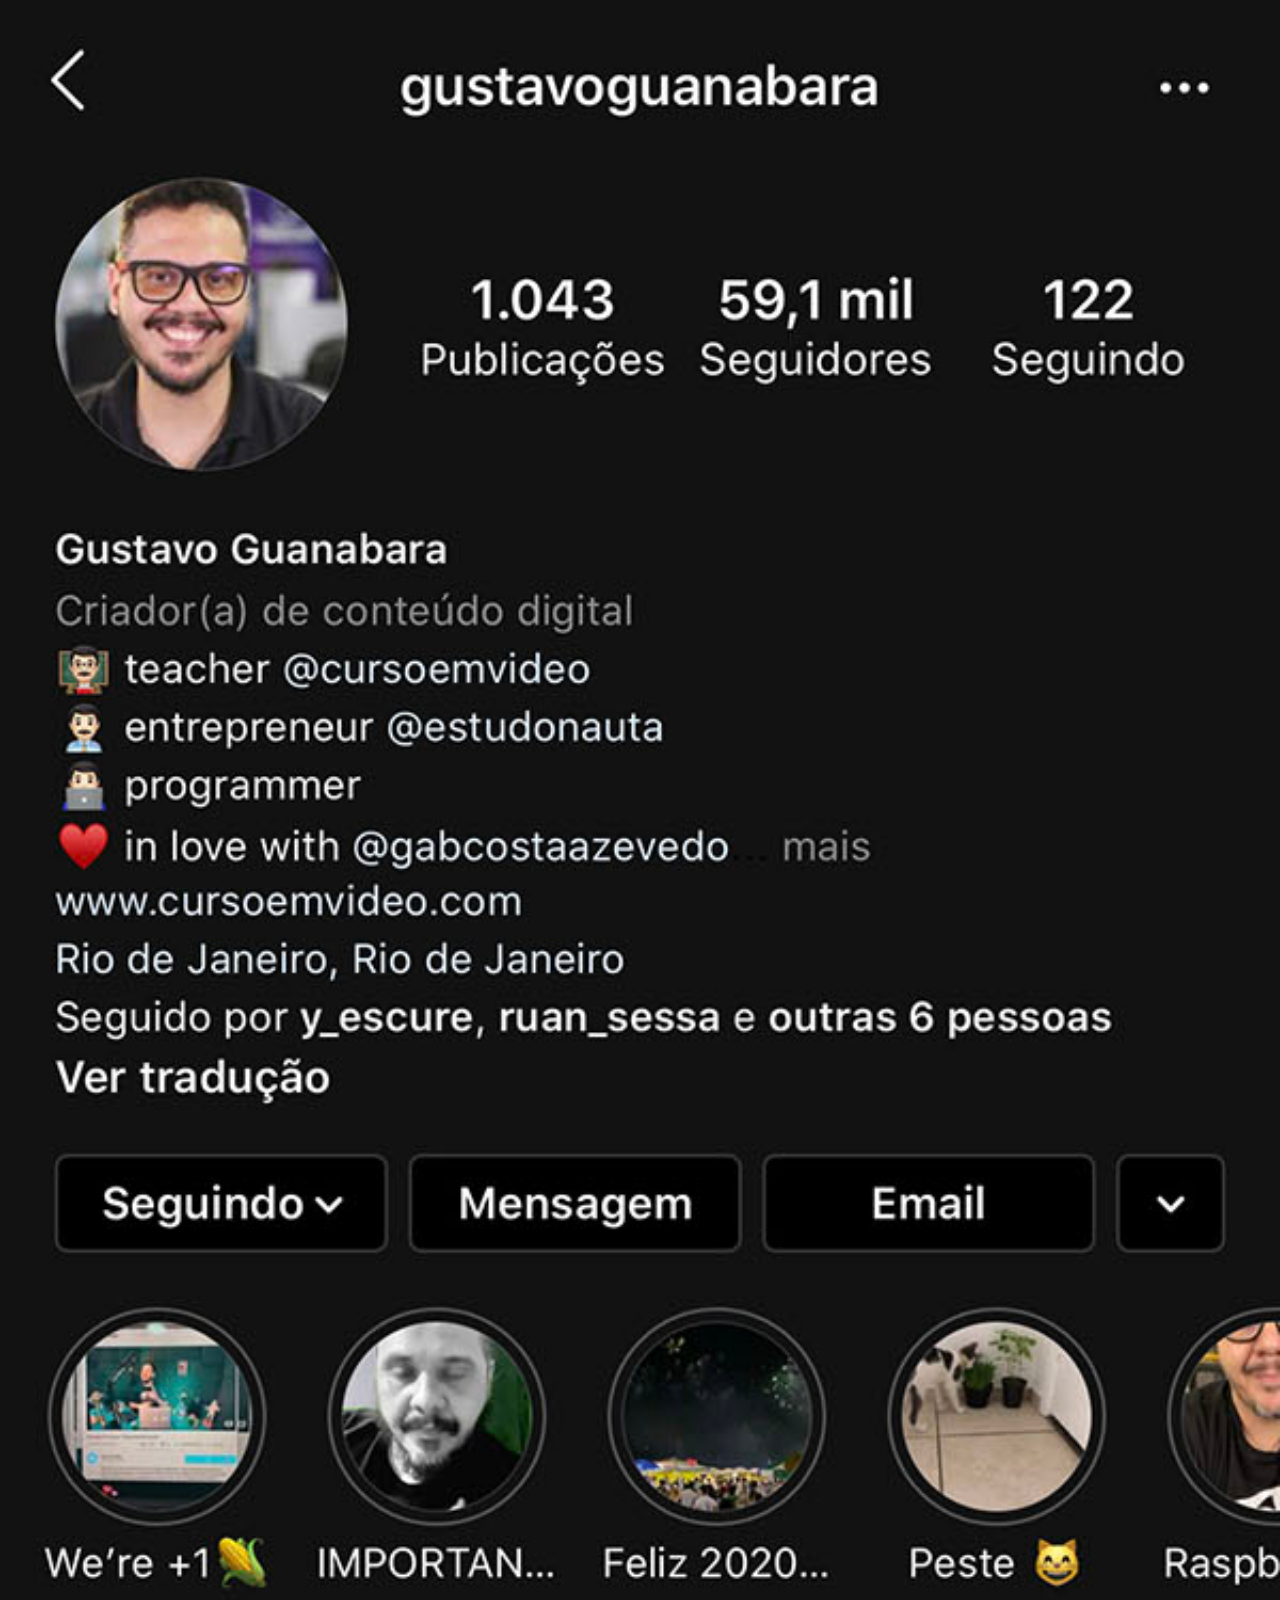
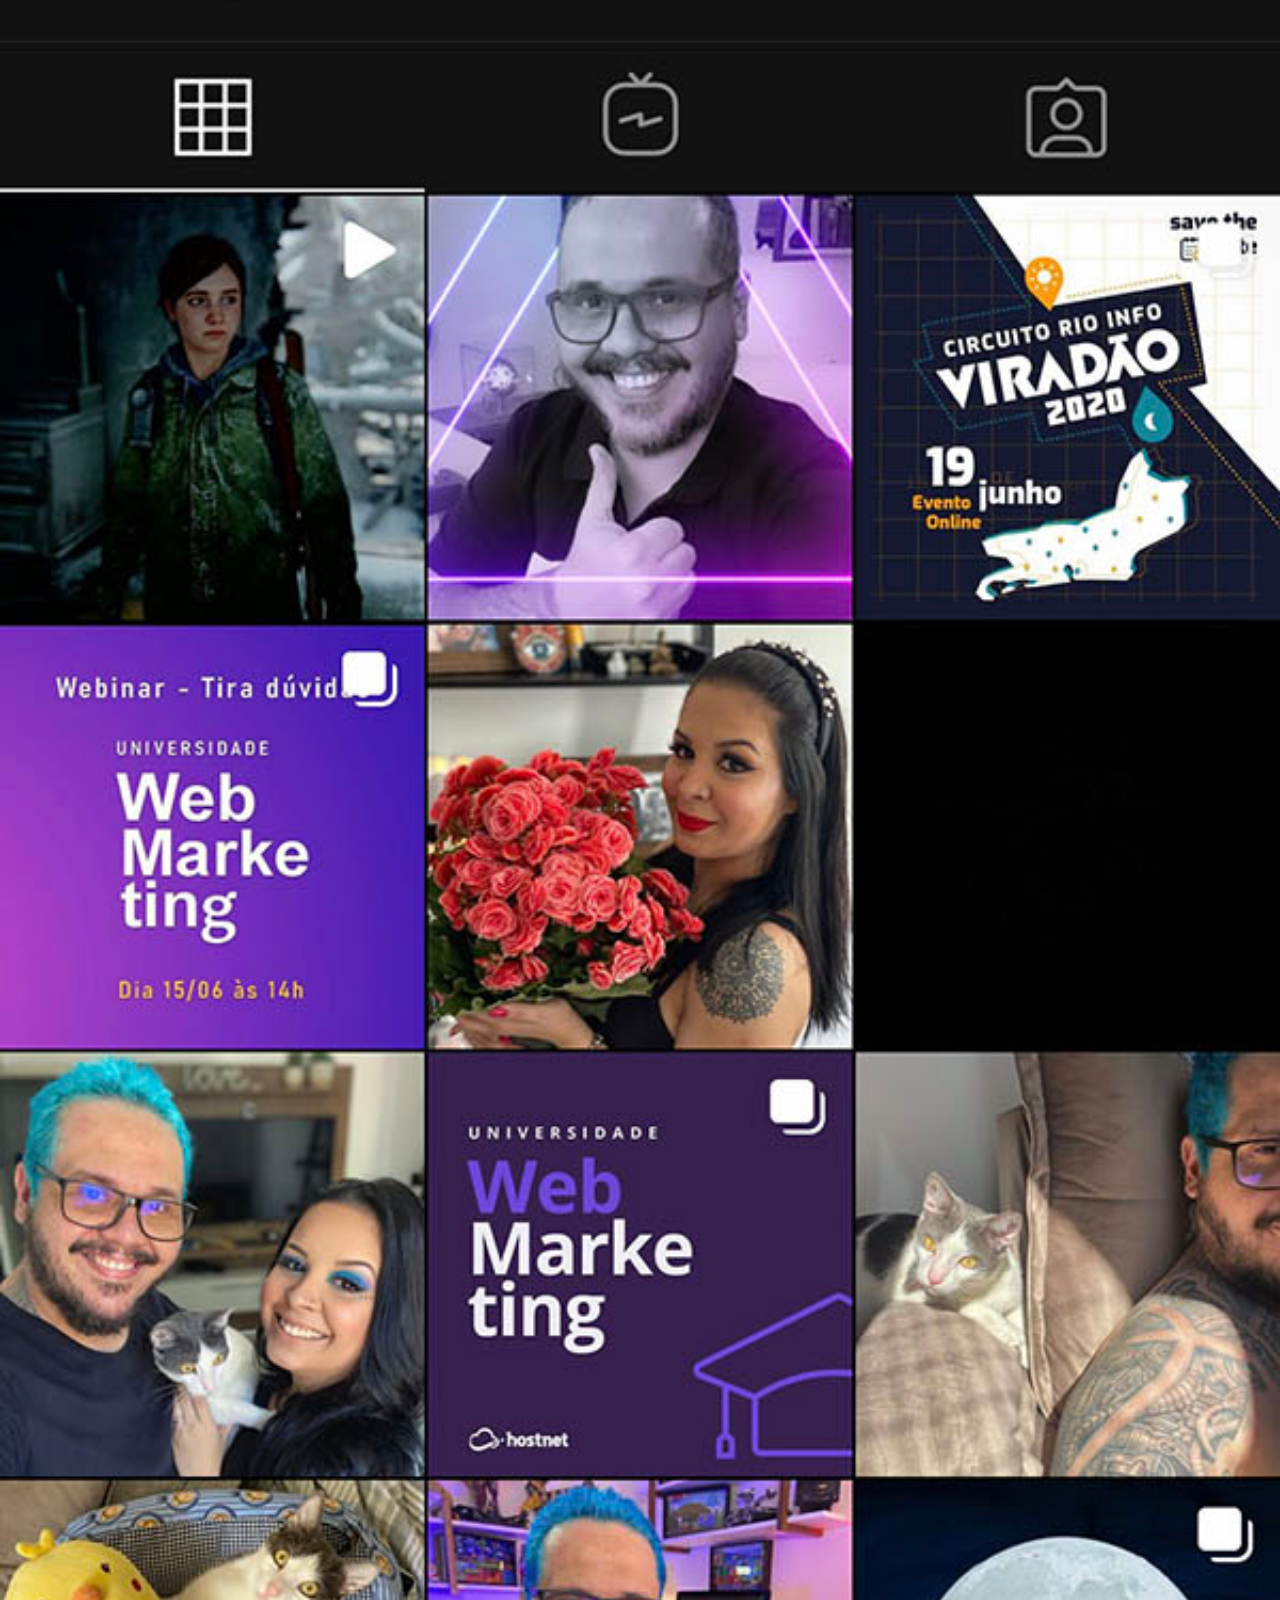
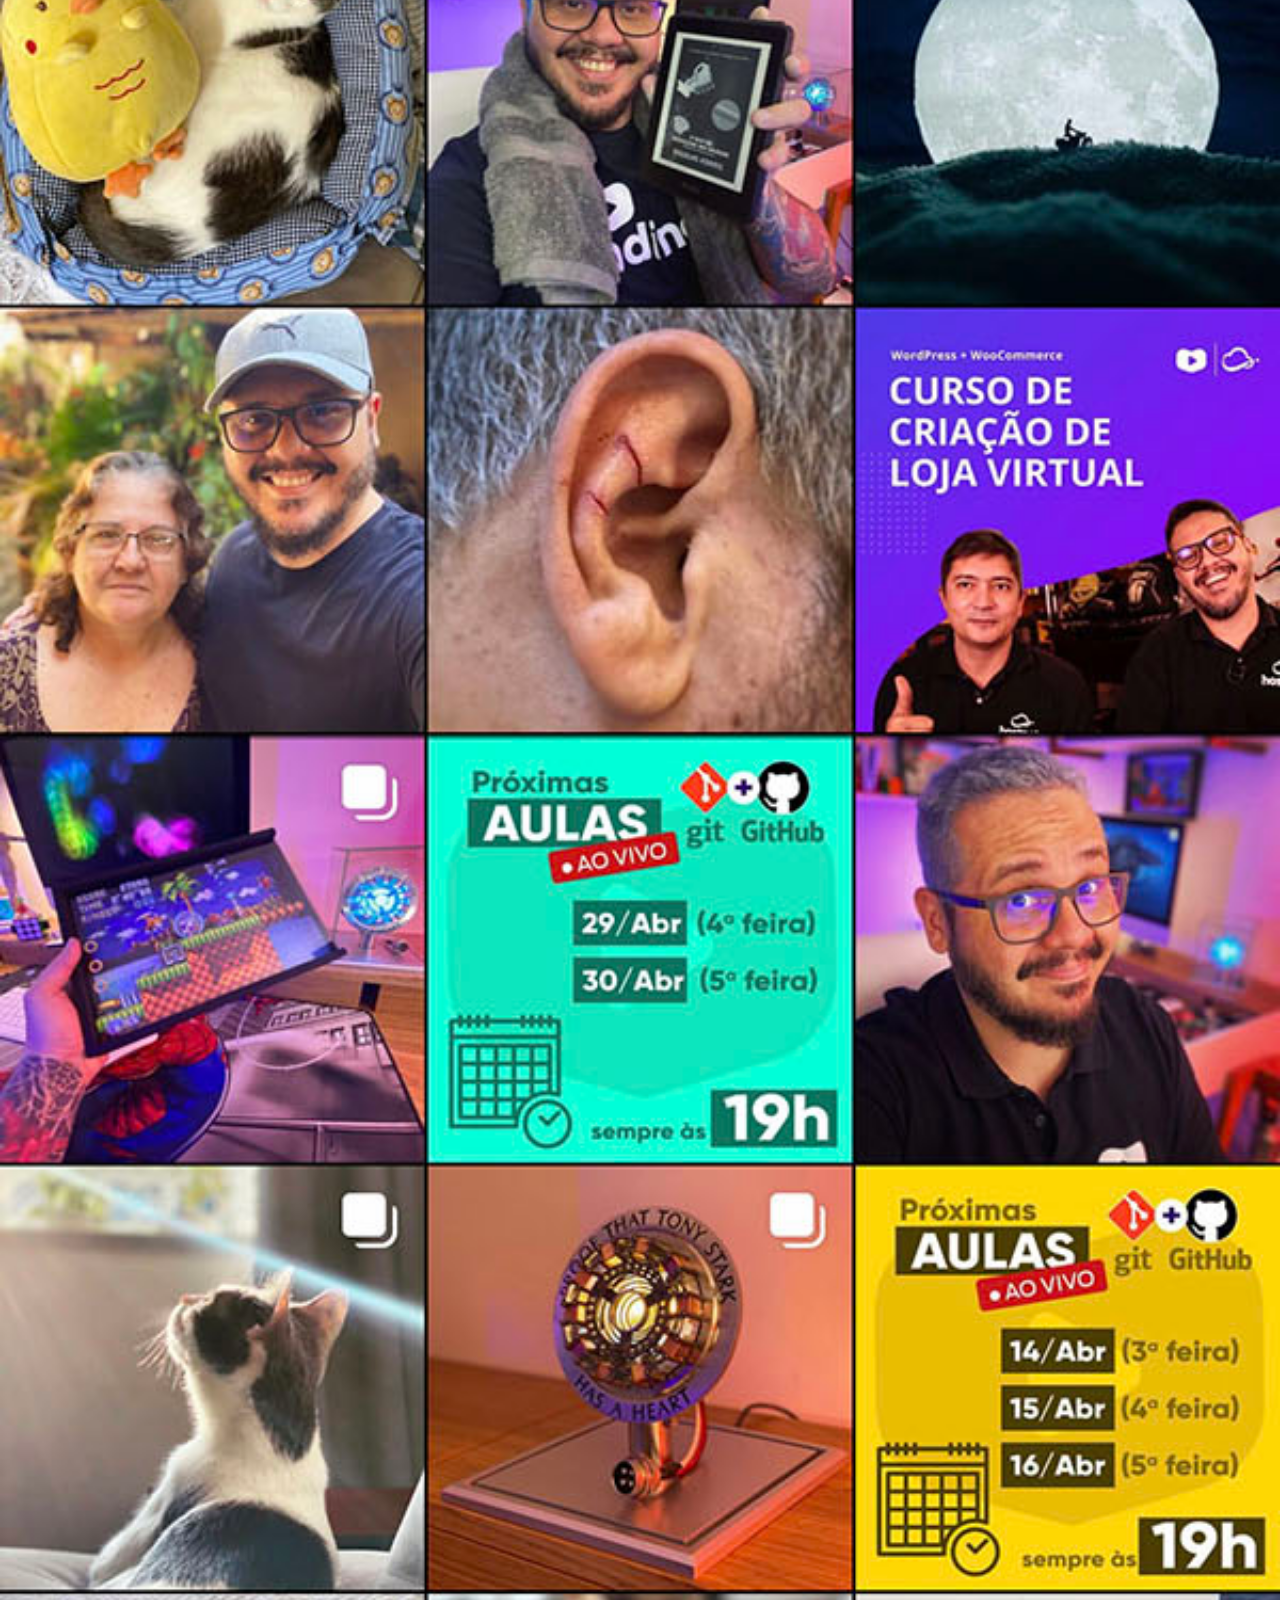
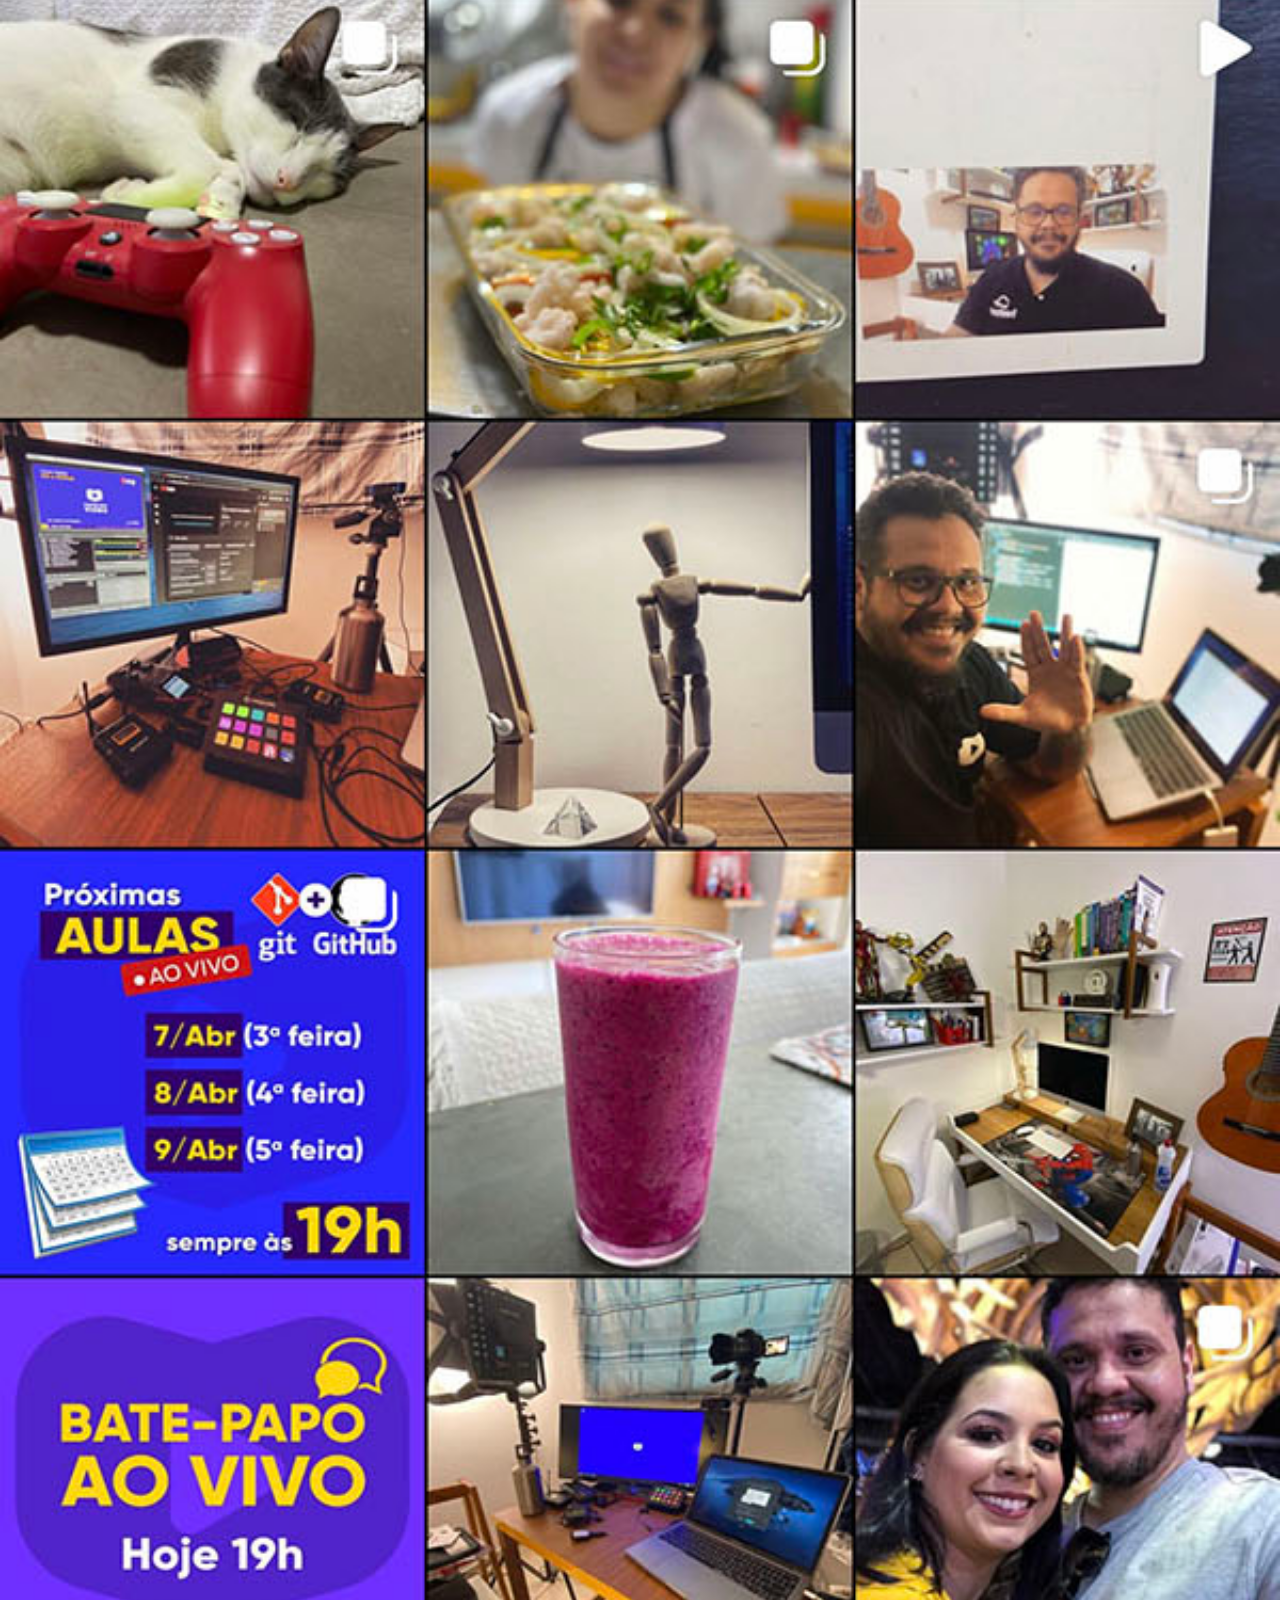
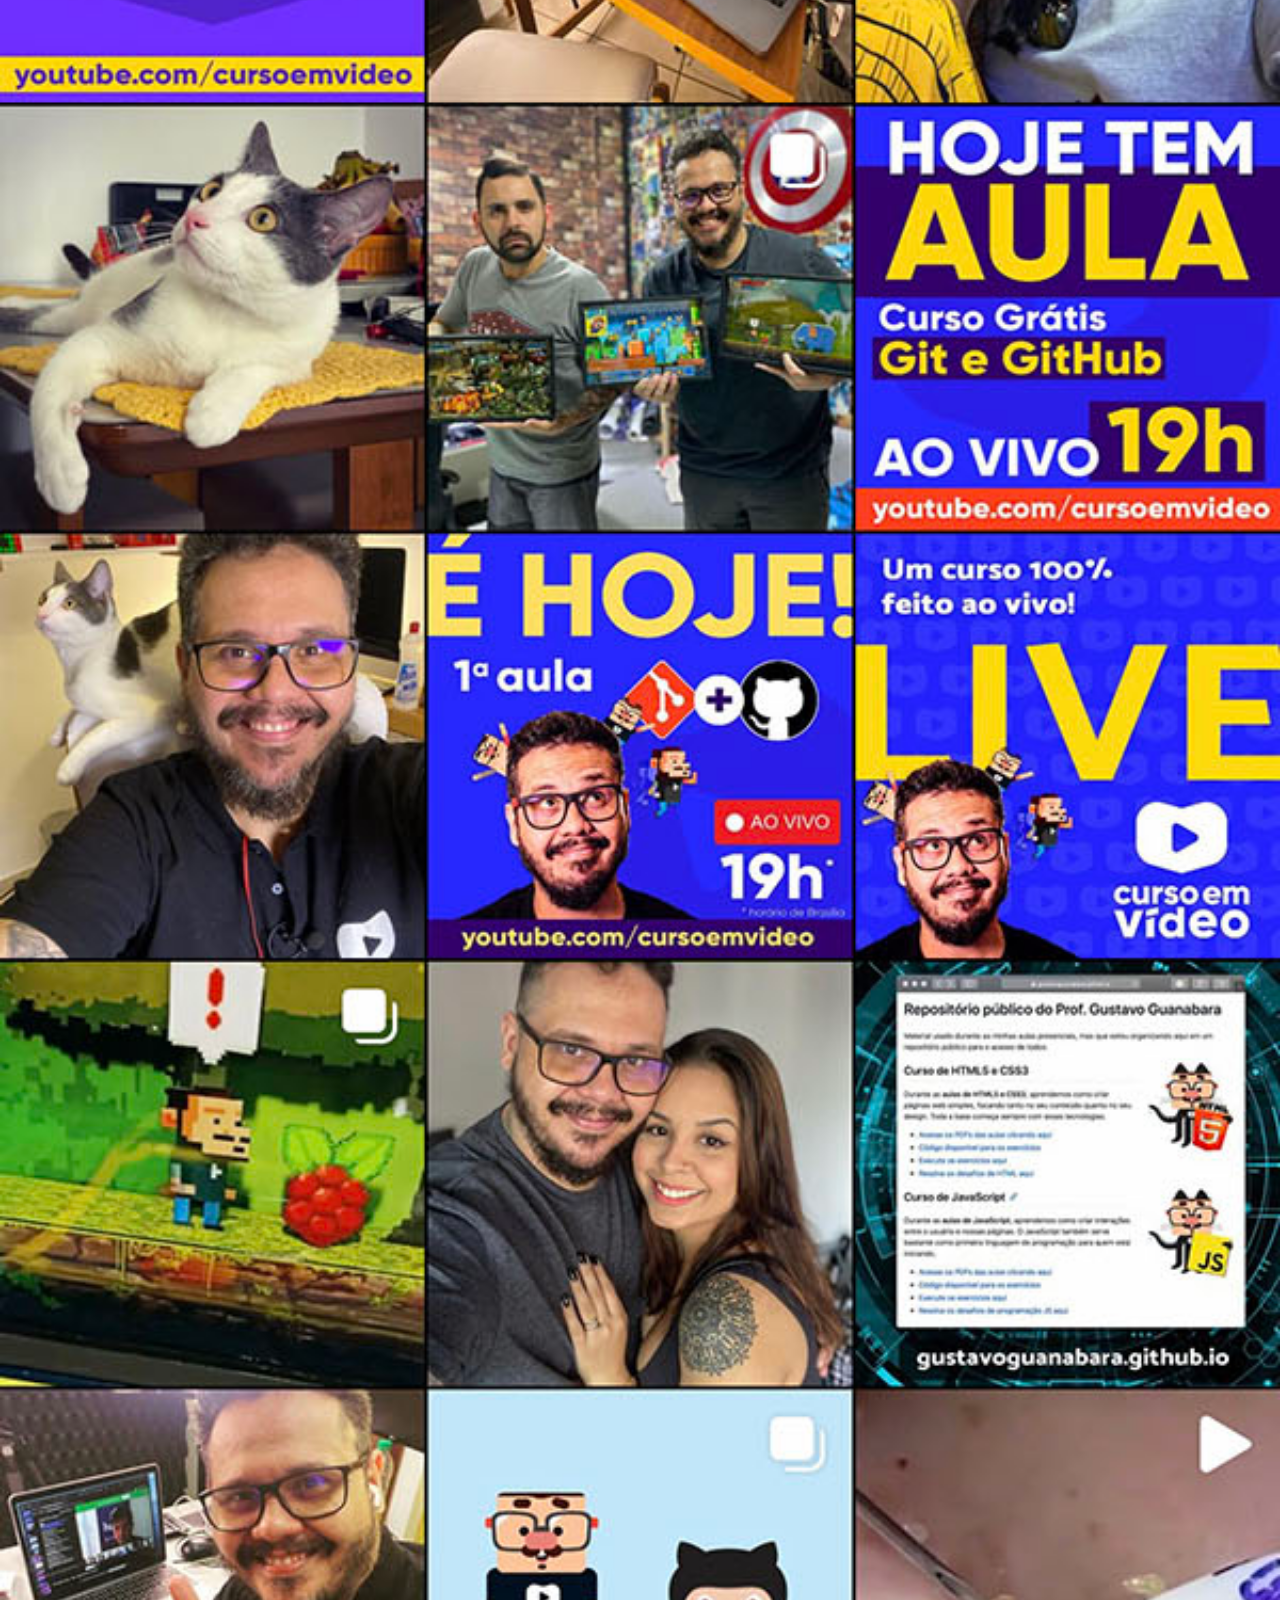
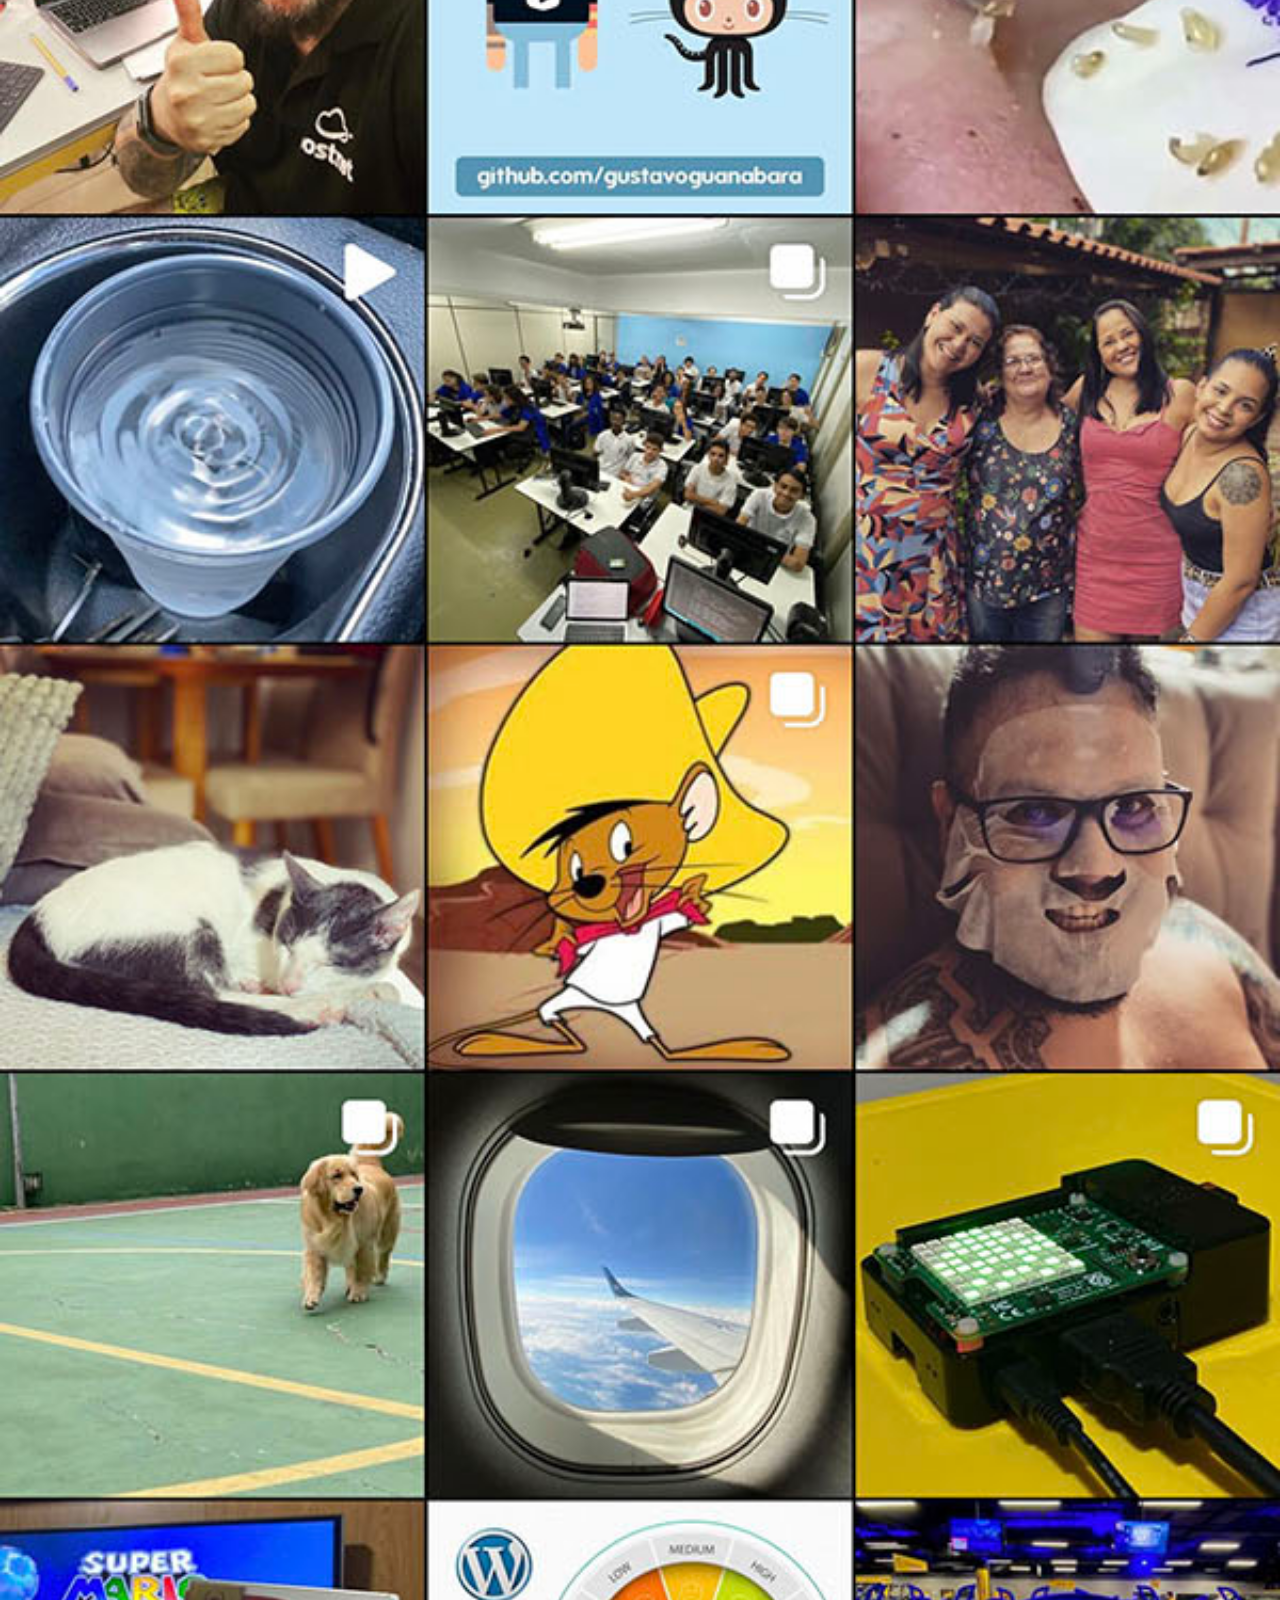
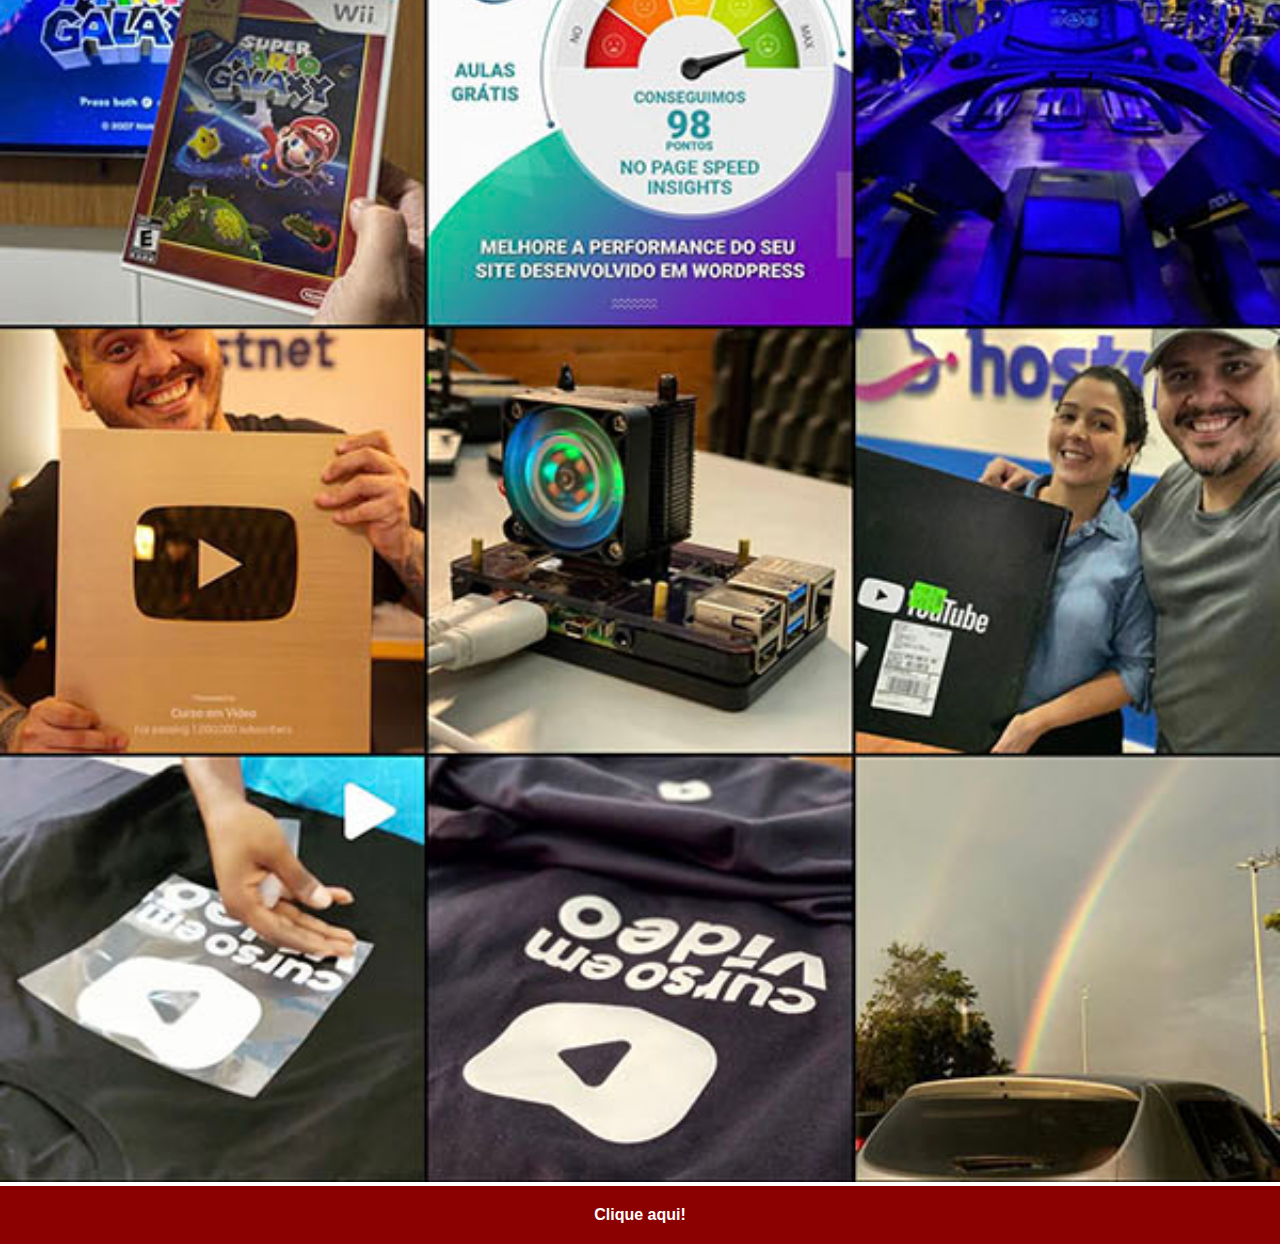
<file: instagram.html>
<!DOCTYPE html>
<html lang="pt-br">
<head>
    <meta charset="UTF-8">
    <meta name="viewport" content="width=device-width, initial-scale=1.0">
    <title>Instagram</title>
    <link rel="stylesheet" href="estilos/social.css">
</head>
<body>
    <img src="imagens/tela-instagram.jpg" alt="">
    <a href="https://www.instagram.com/">Clique aqui!</a>
</body>
</html>
</file>
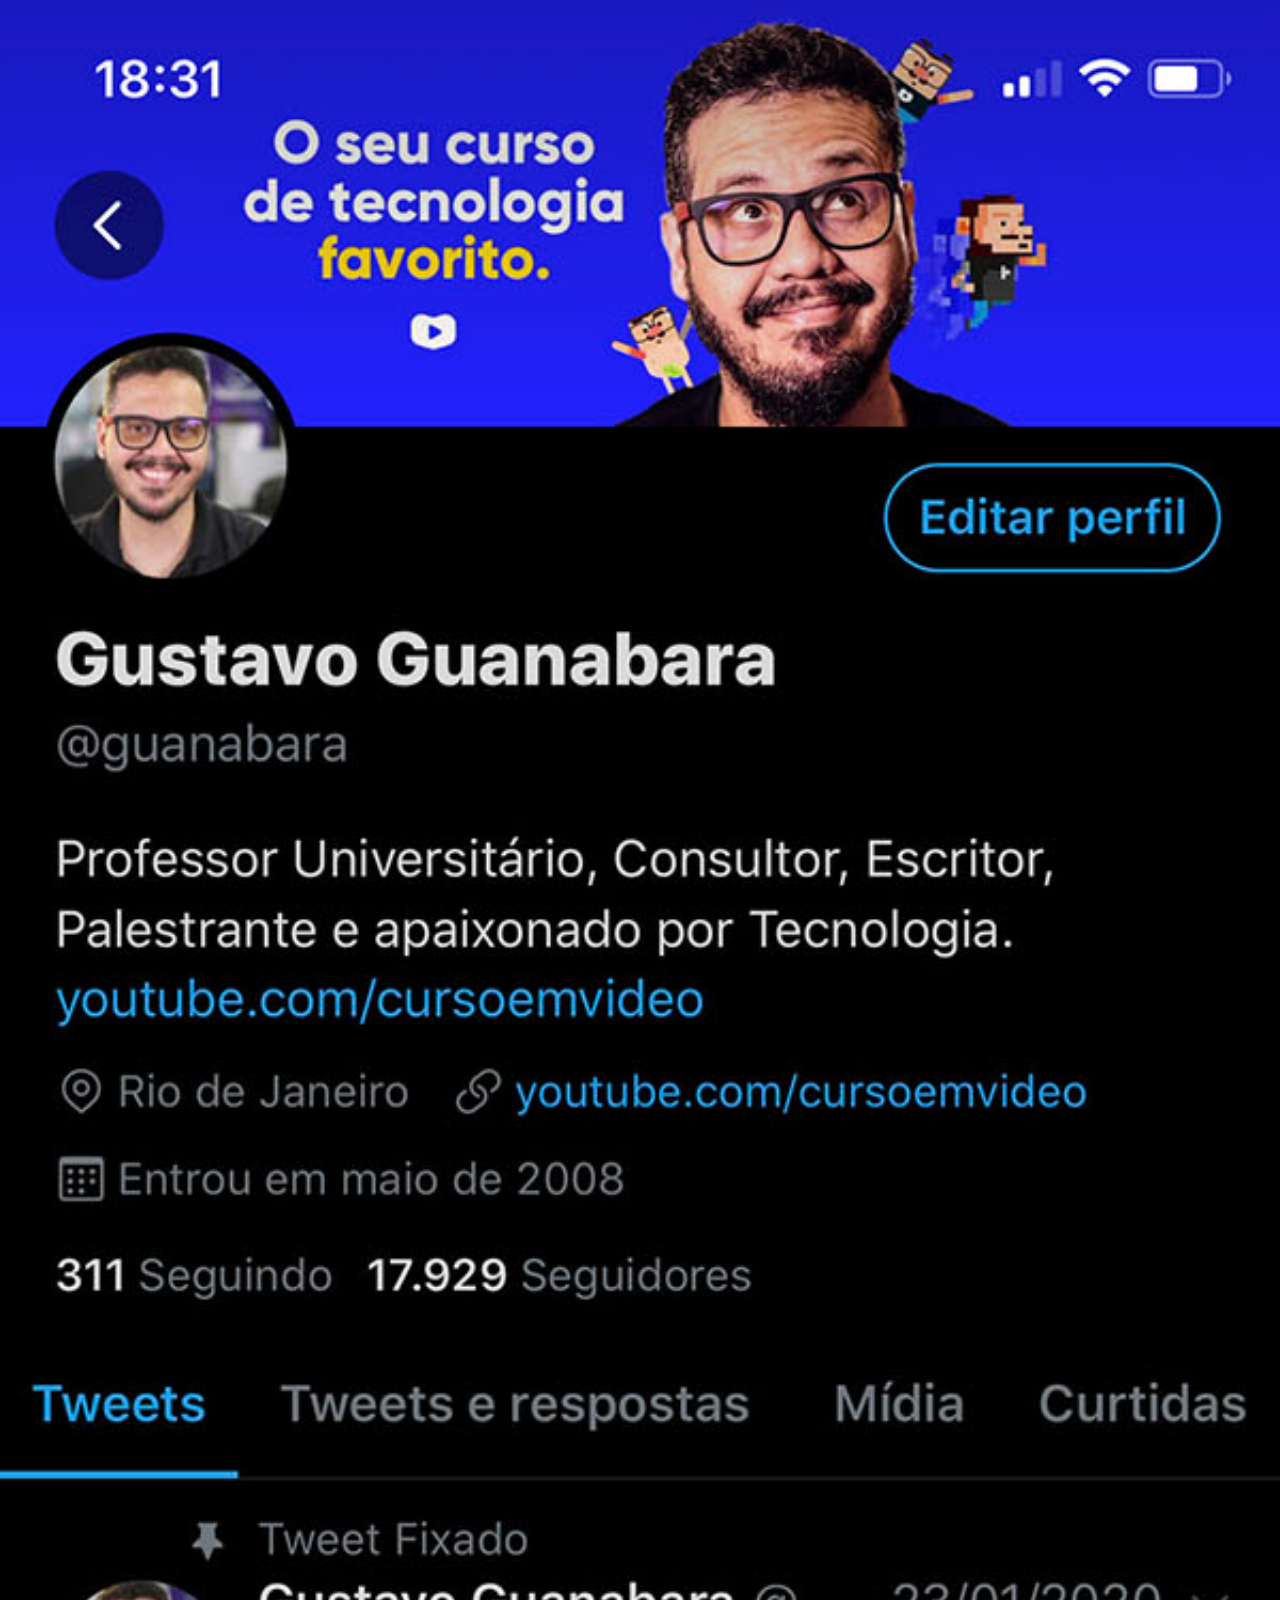
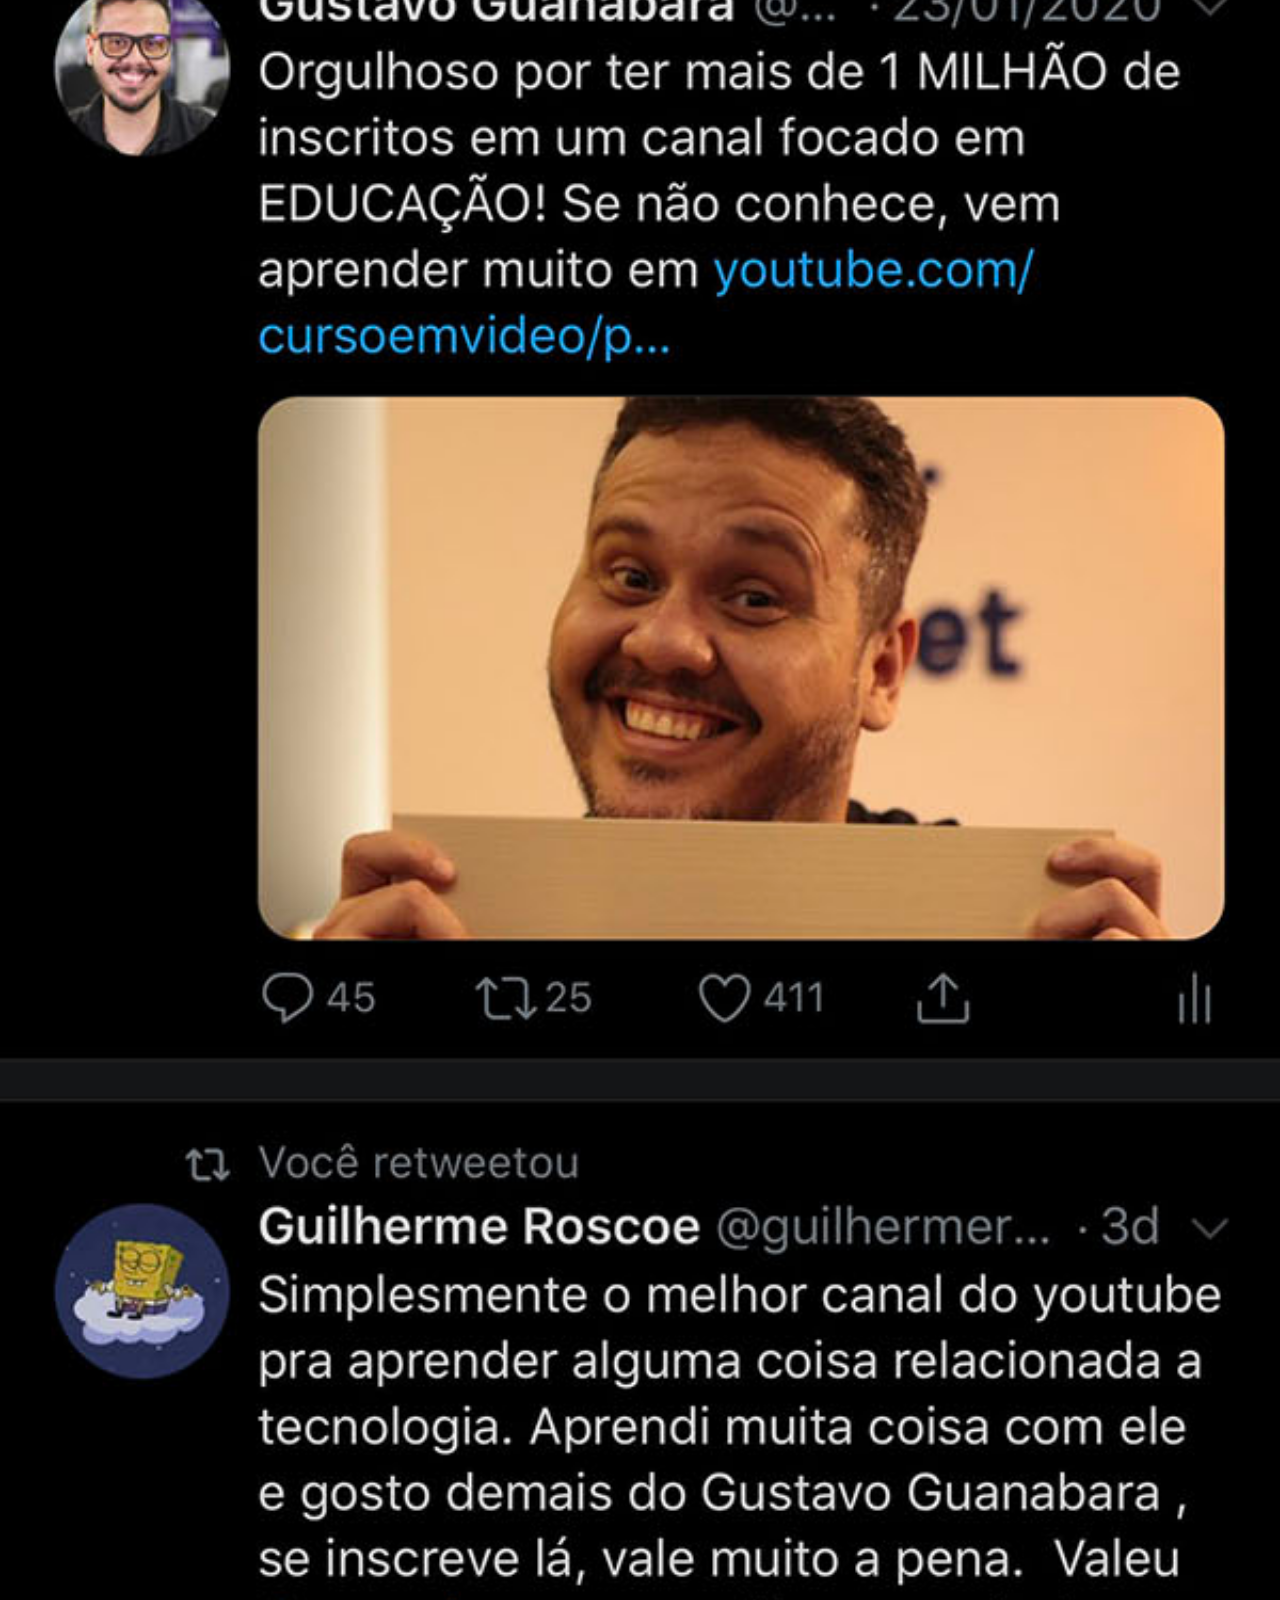
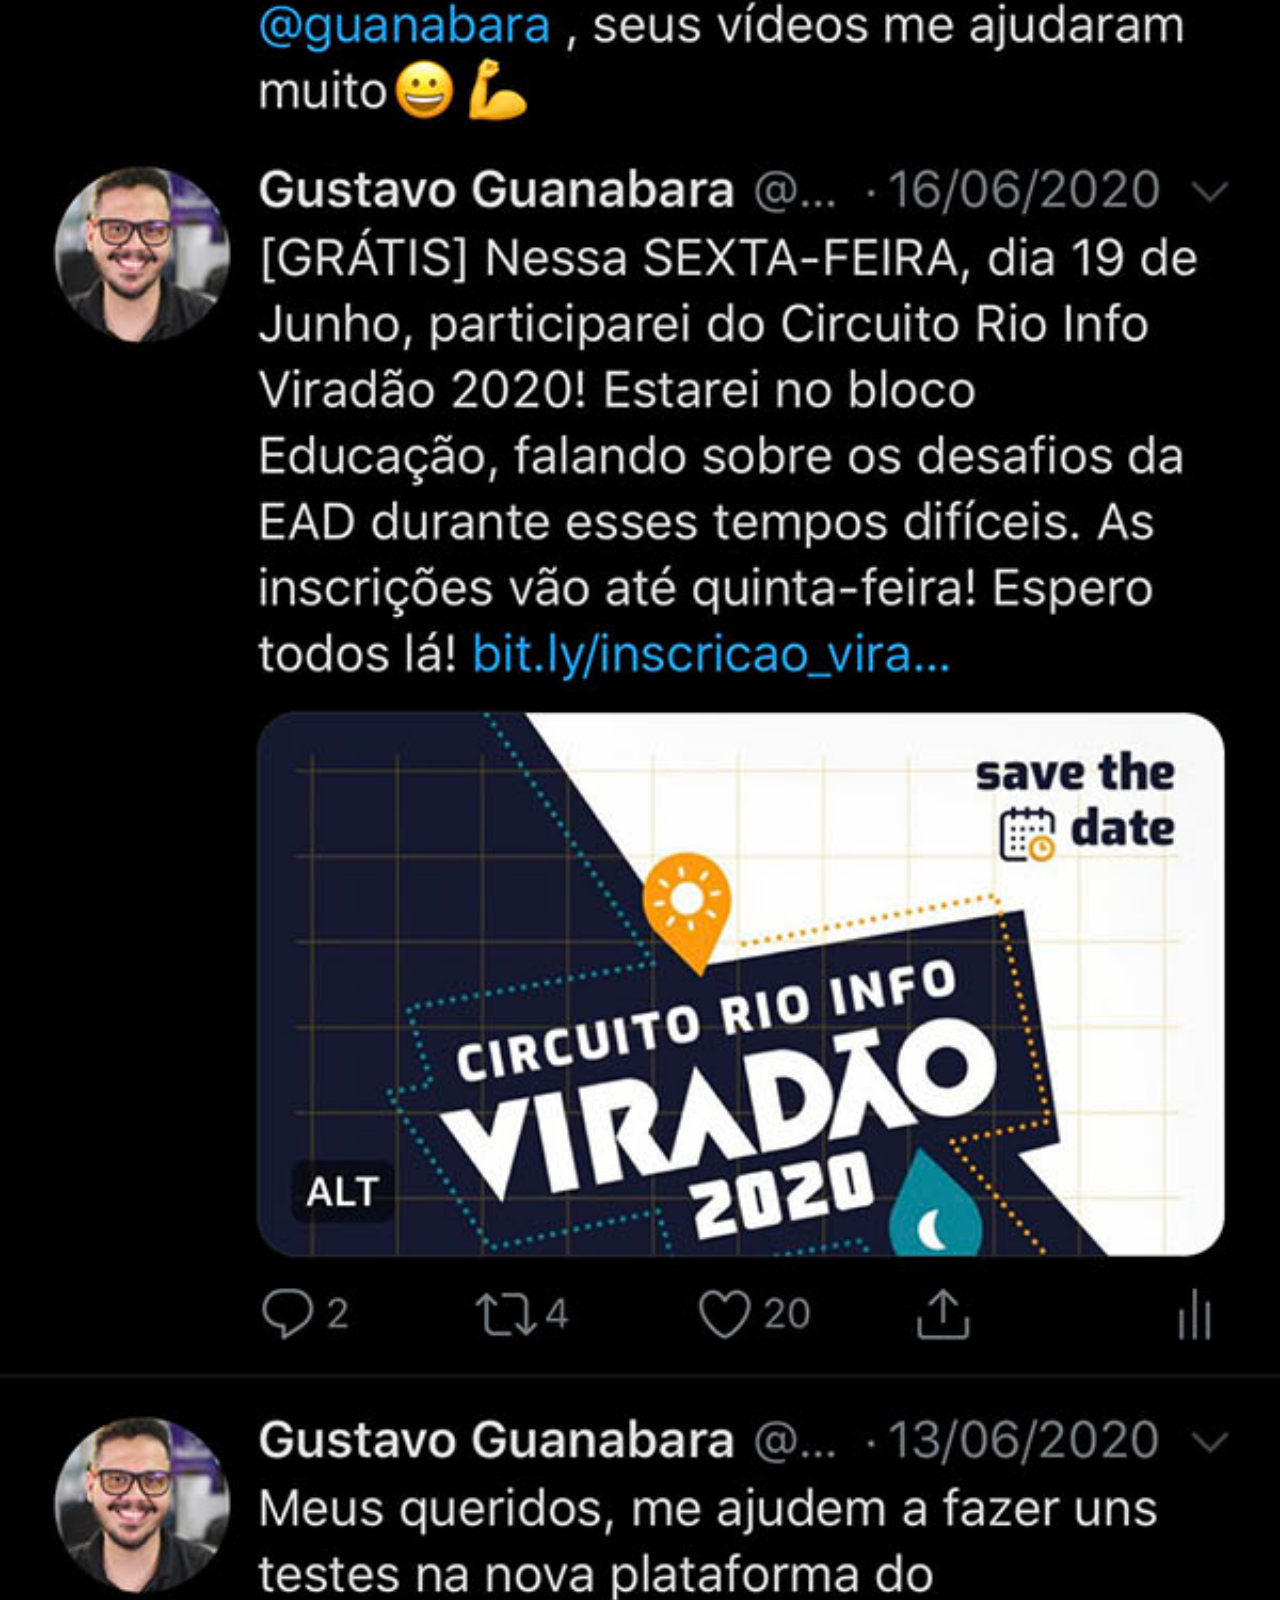
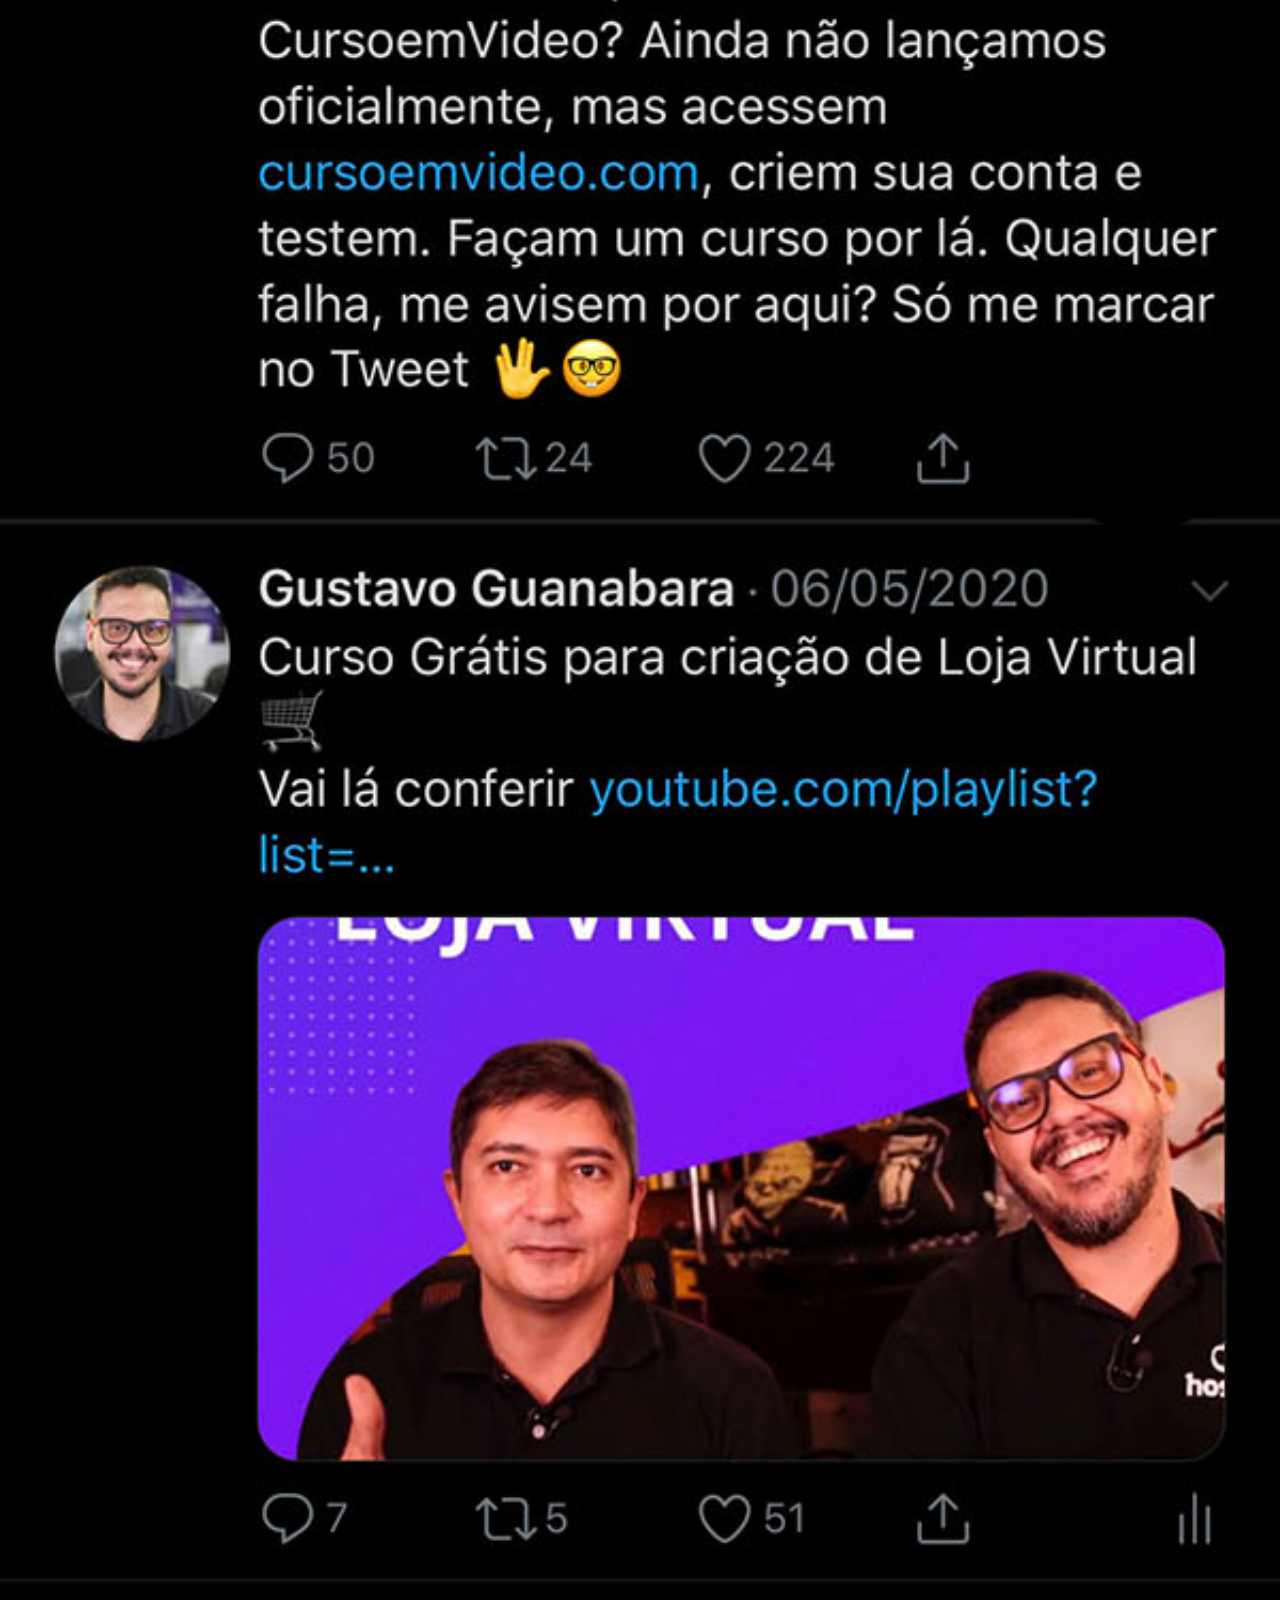
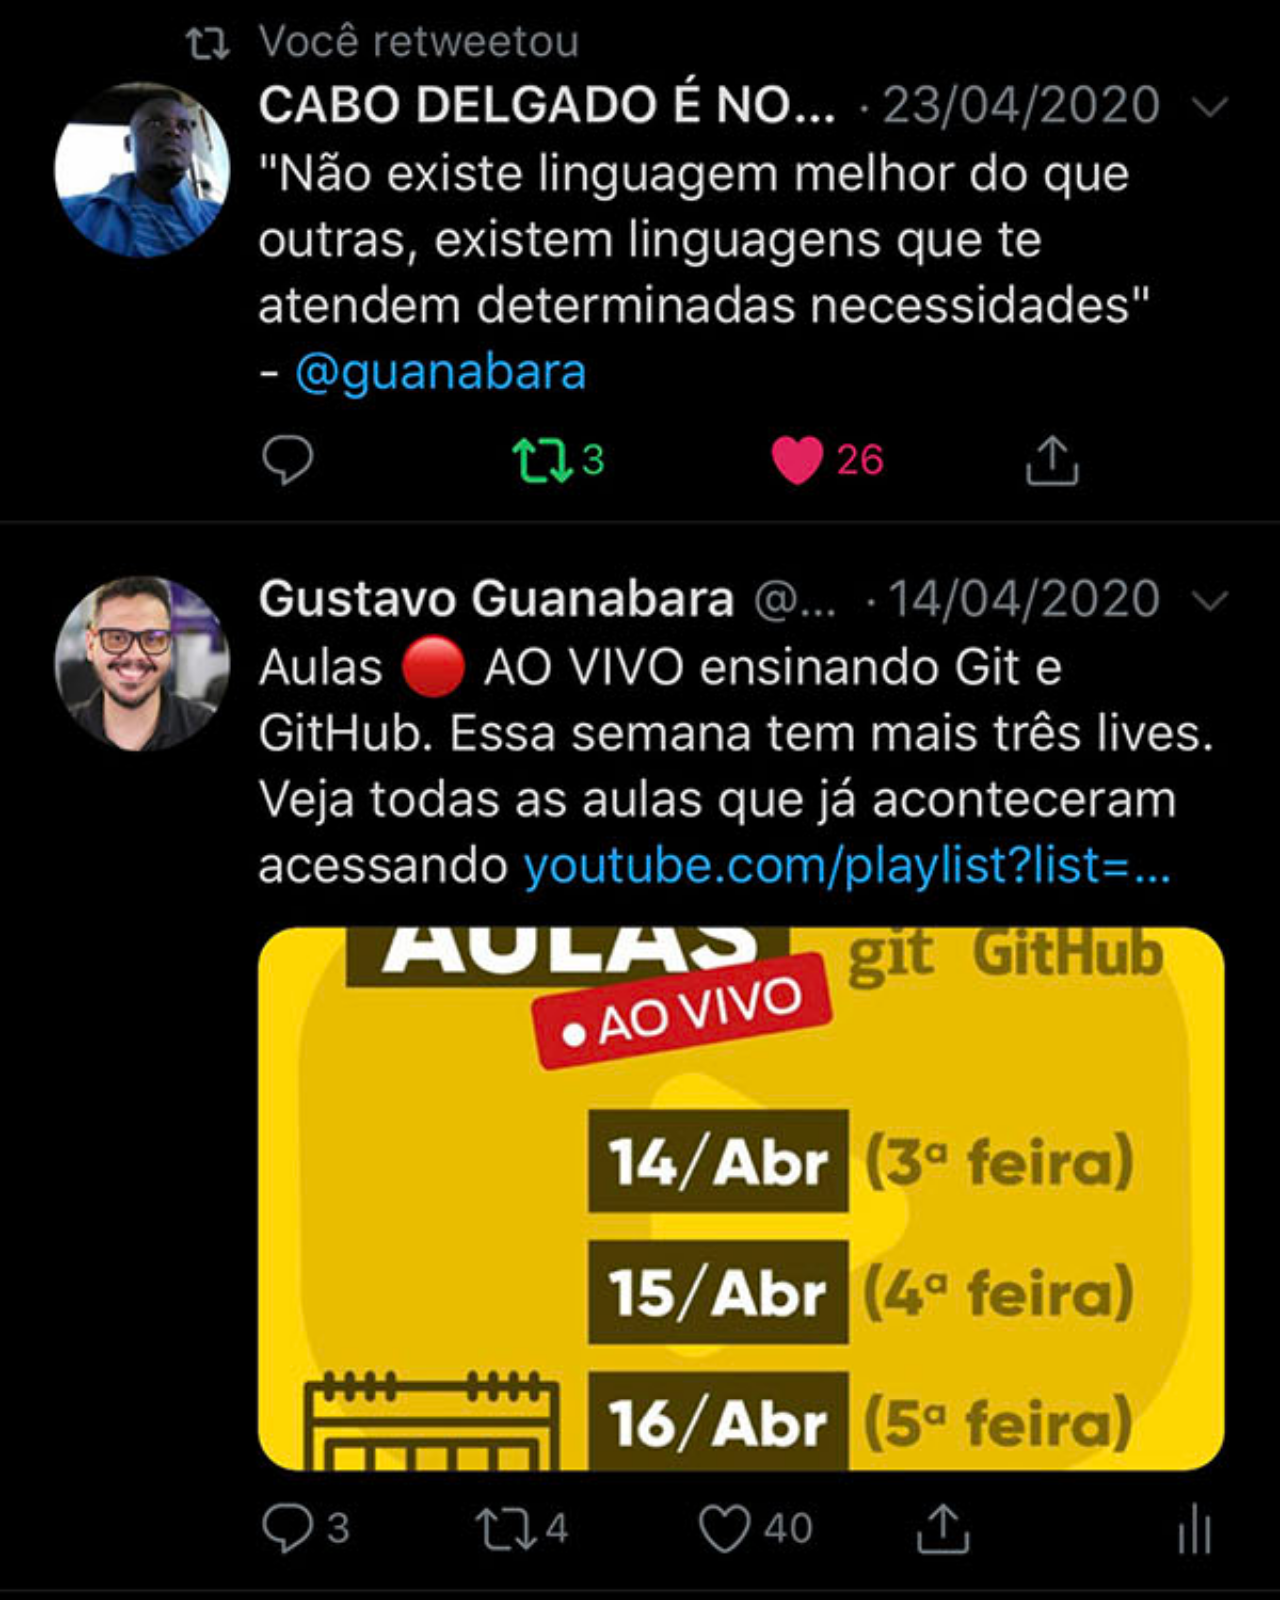
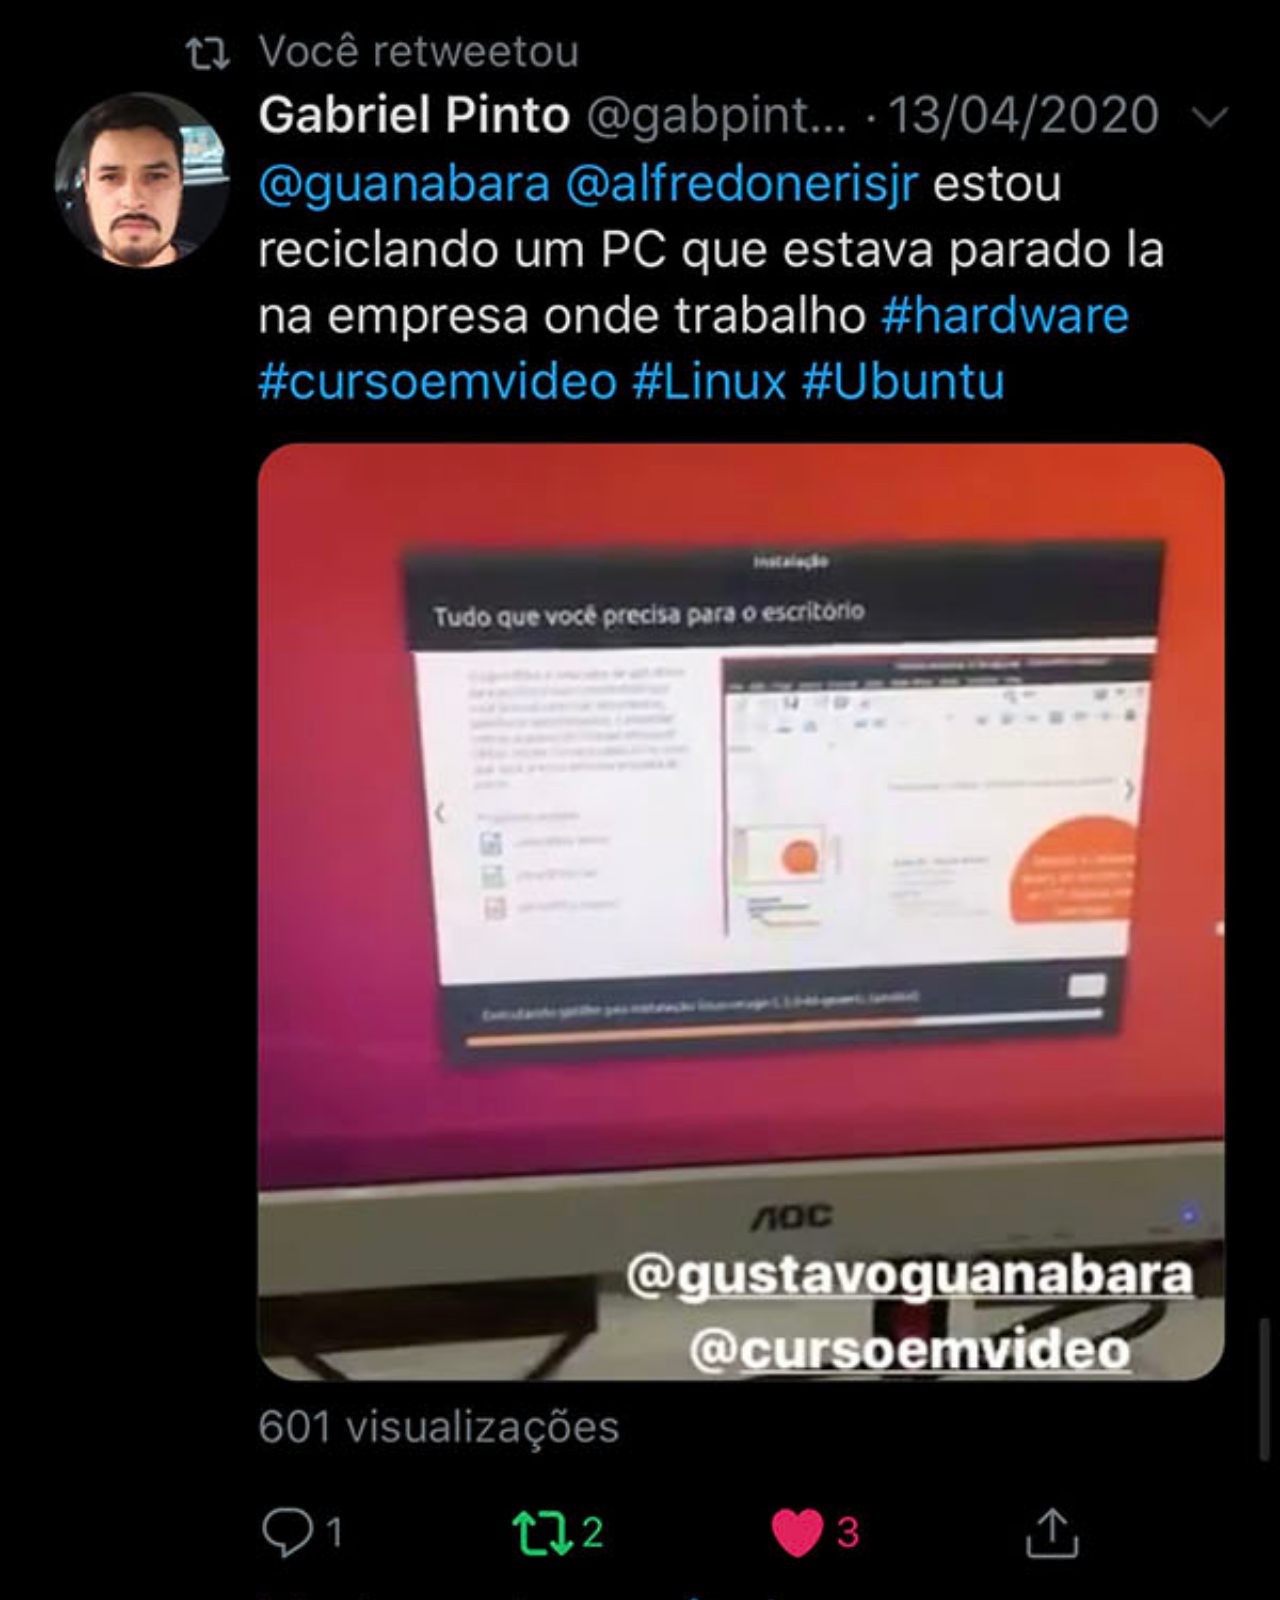
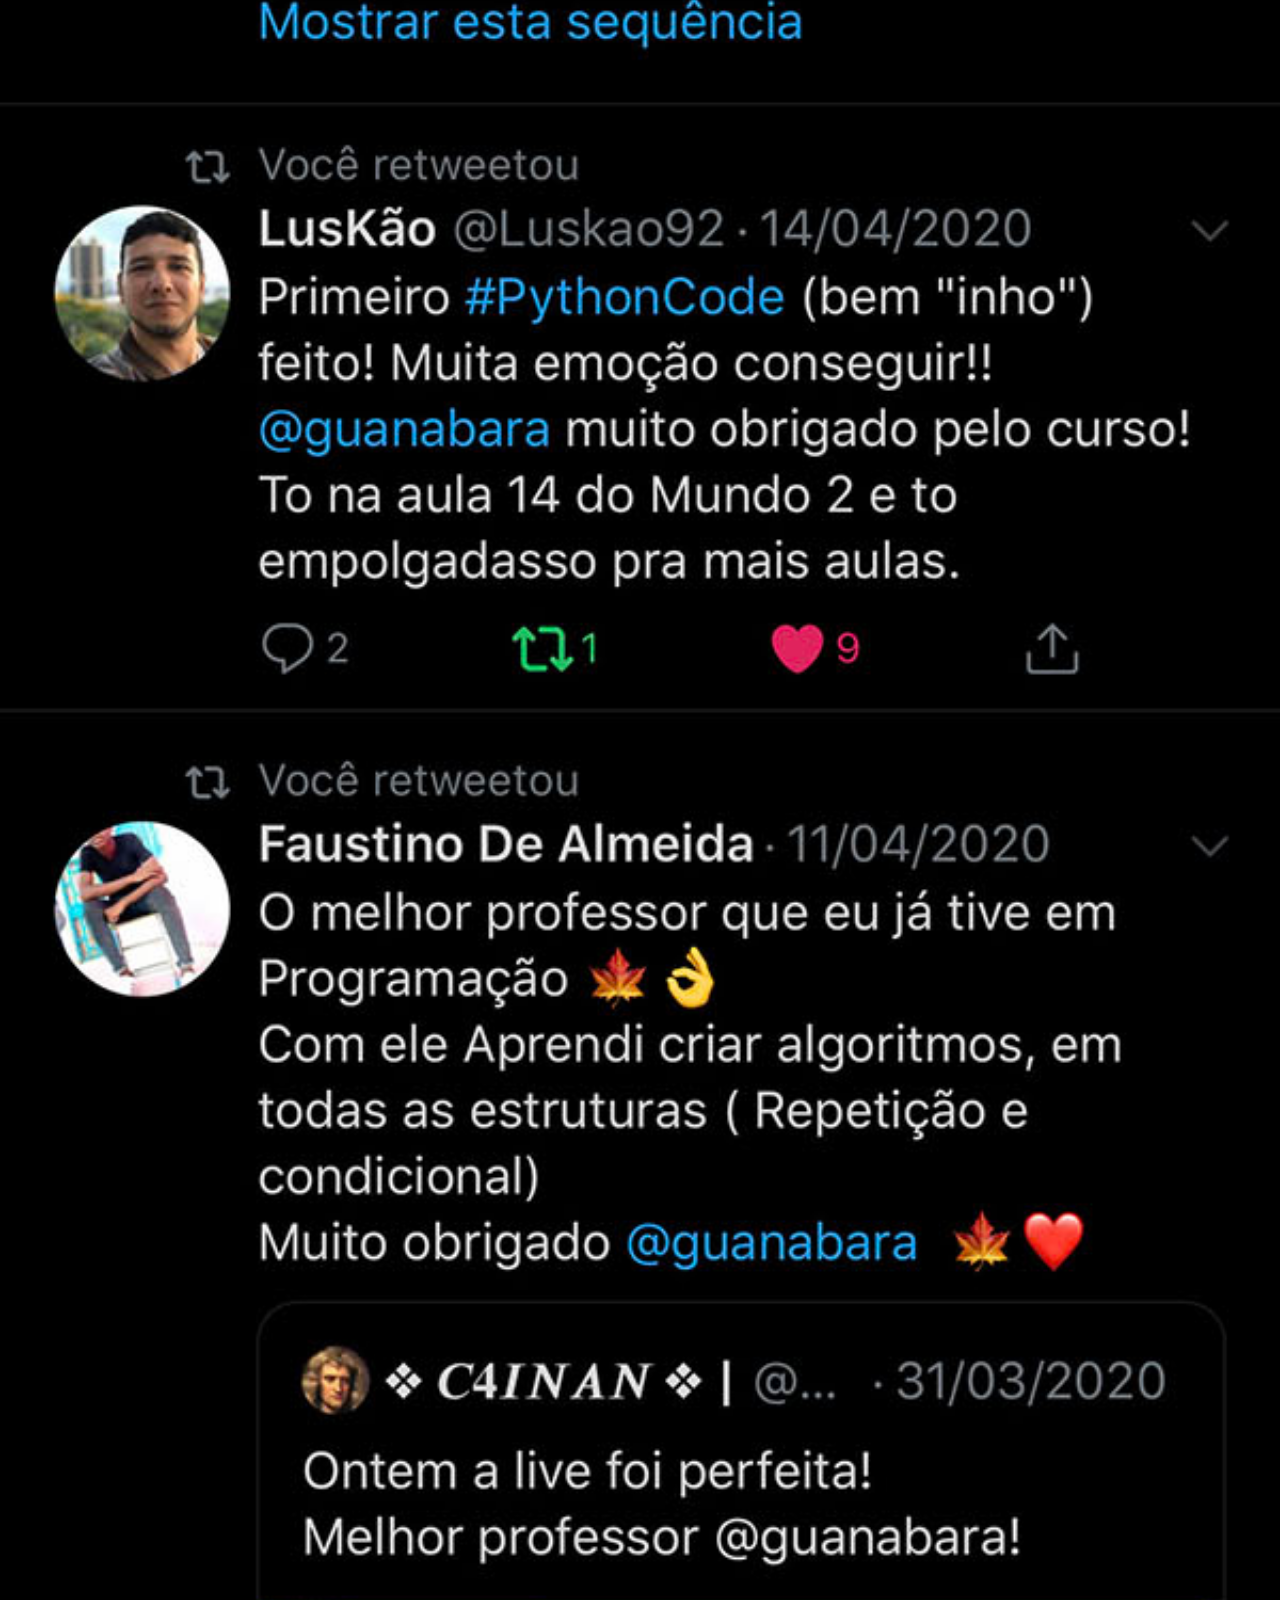
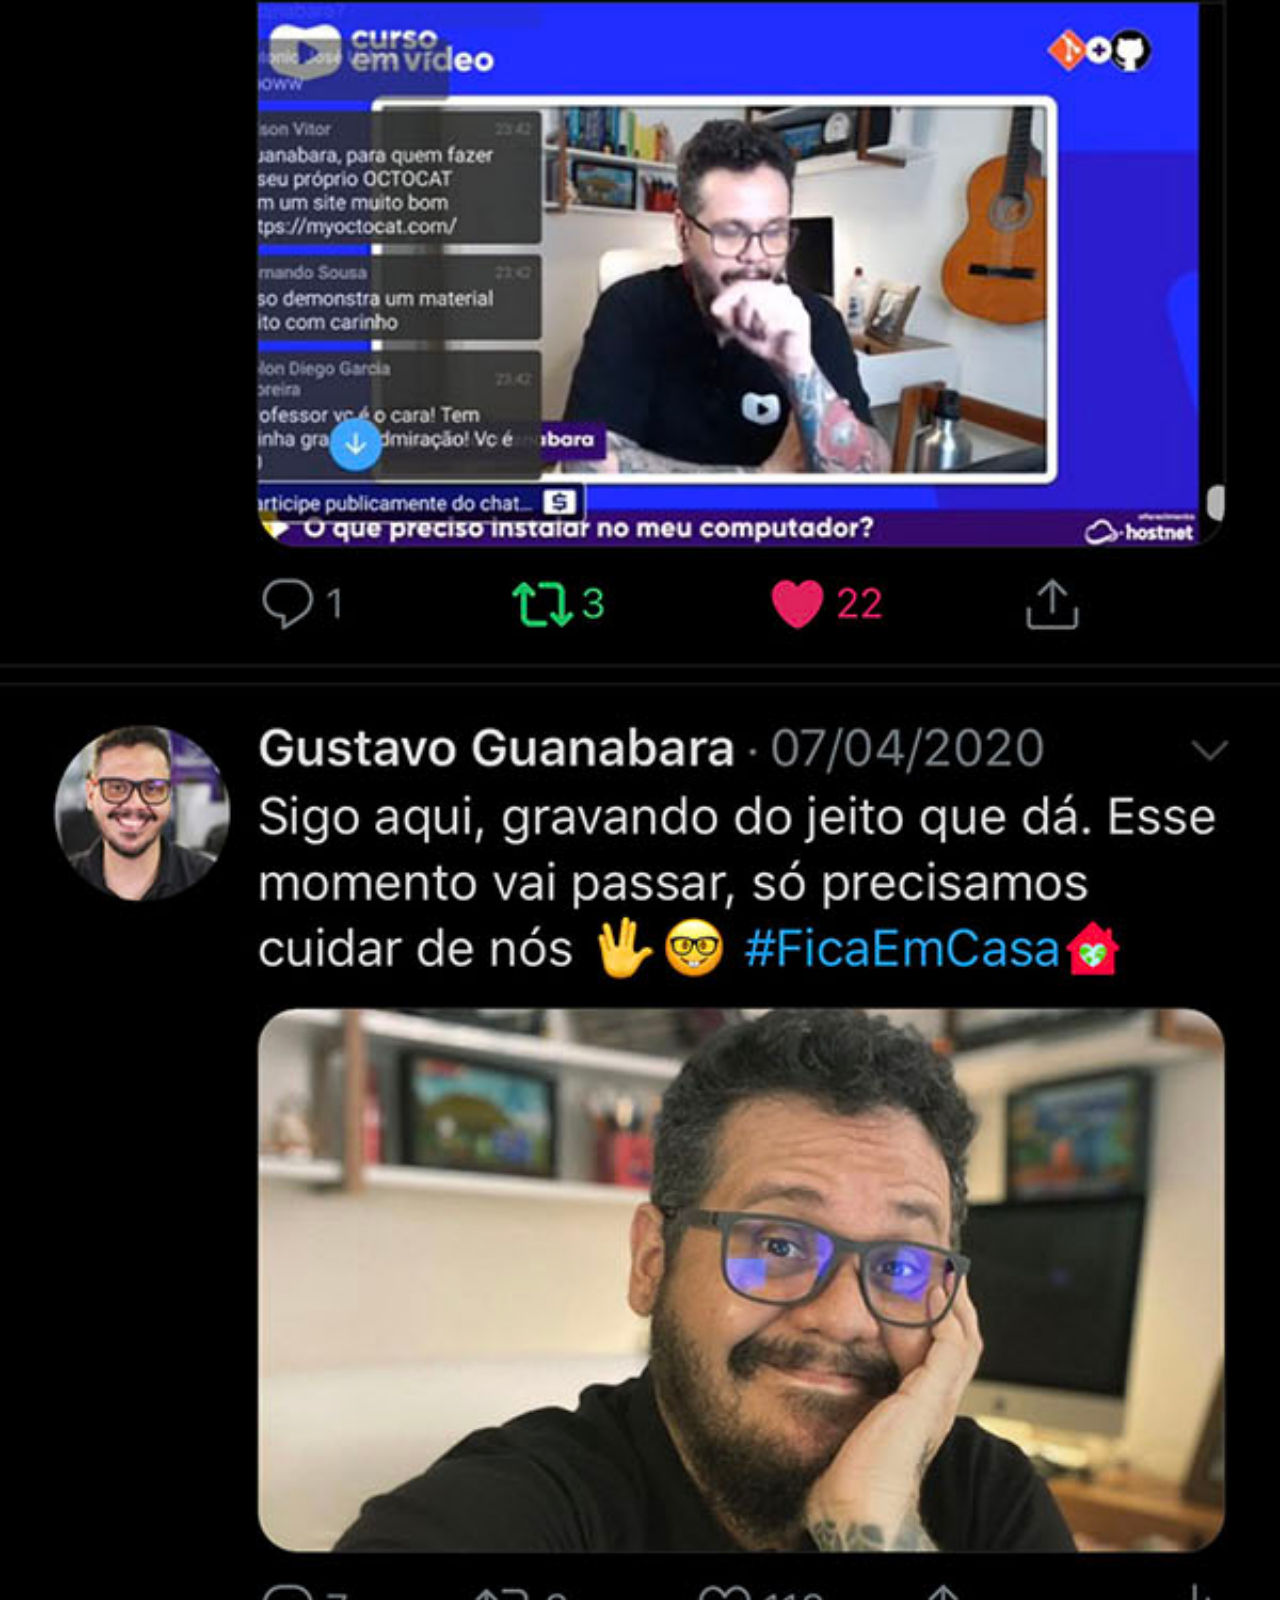
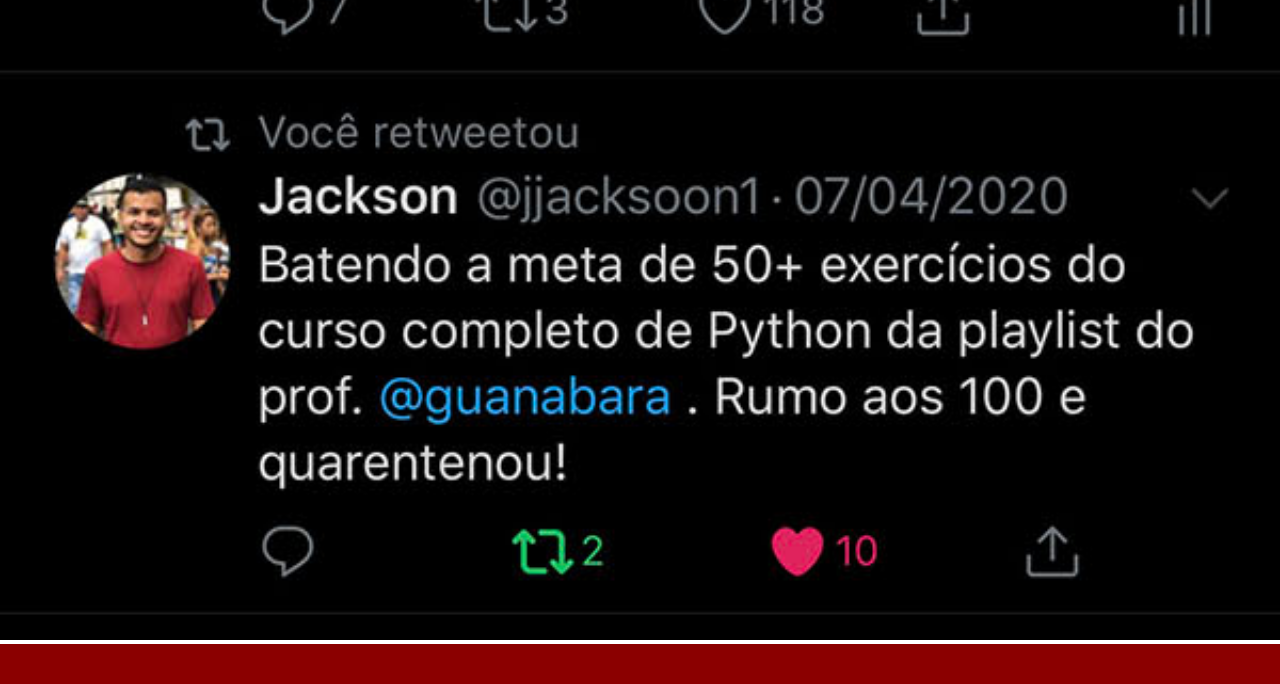
<file: twitter.html>
<!DOCTYPE html>
<html lang="pt-br">
<head>
    <meta charset="UTF-8">
    <meta name="viewport" content="width=device-width, initial-scale=1.0">
    <title>Twitter</title>
    <link rel="stylesheet" href="estilos/social.css">
</head>
<body>
    <img src="imagens/tela-twitter.jpg" alt="">
    <a href="https://twitter.com"></a>    
</body>
</html>
</file>
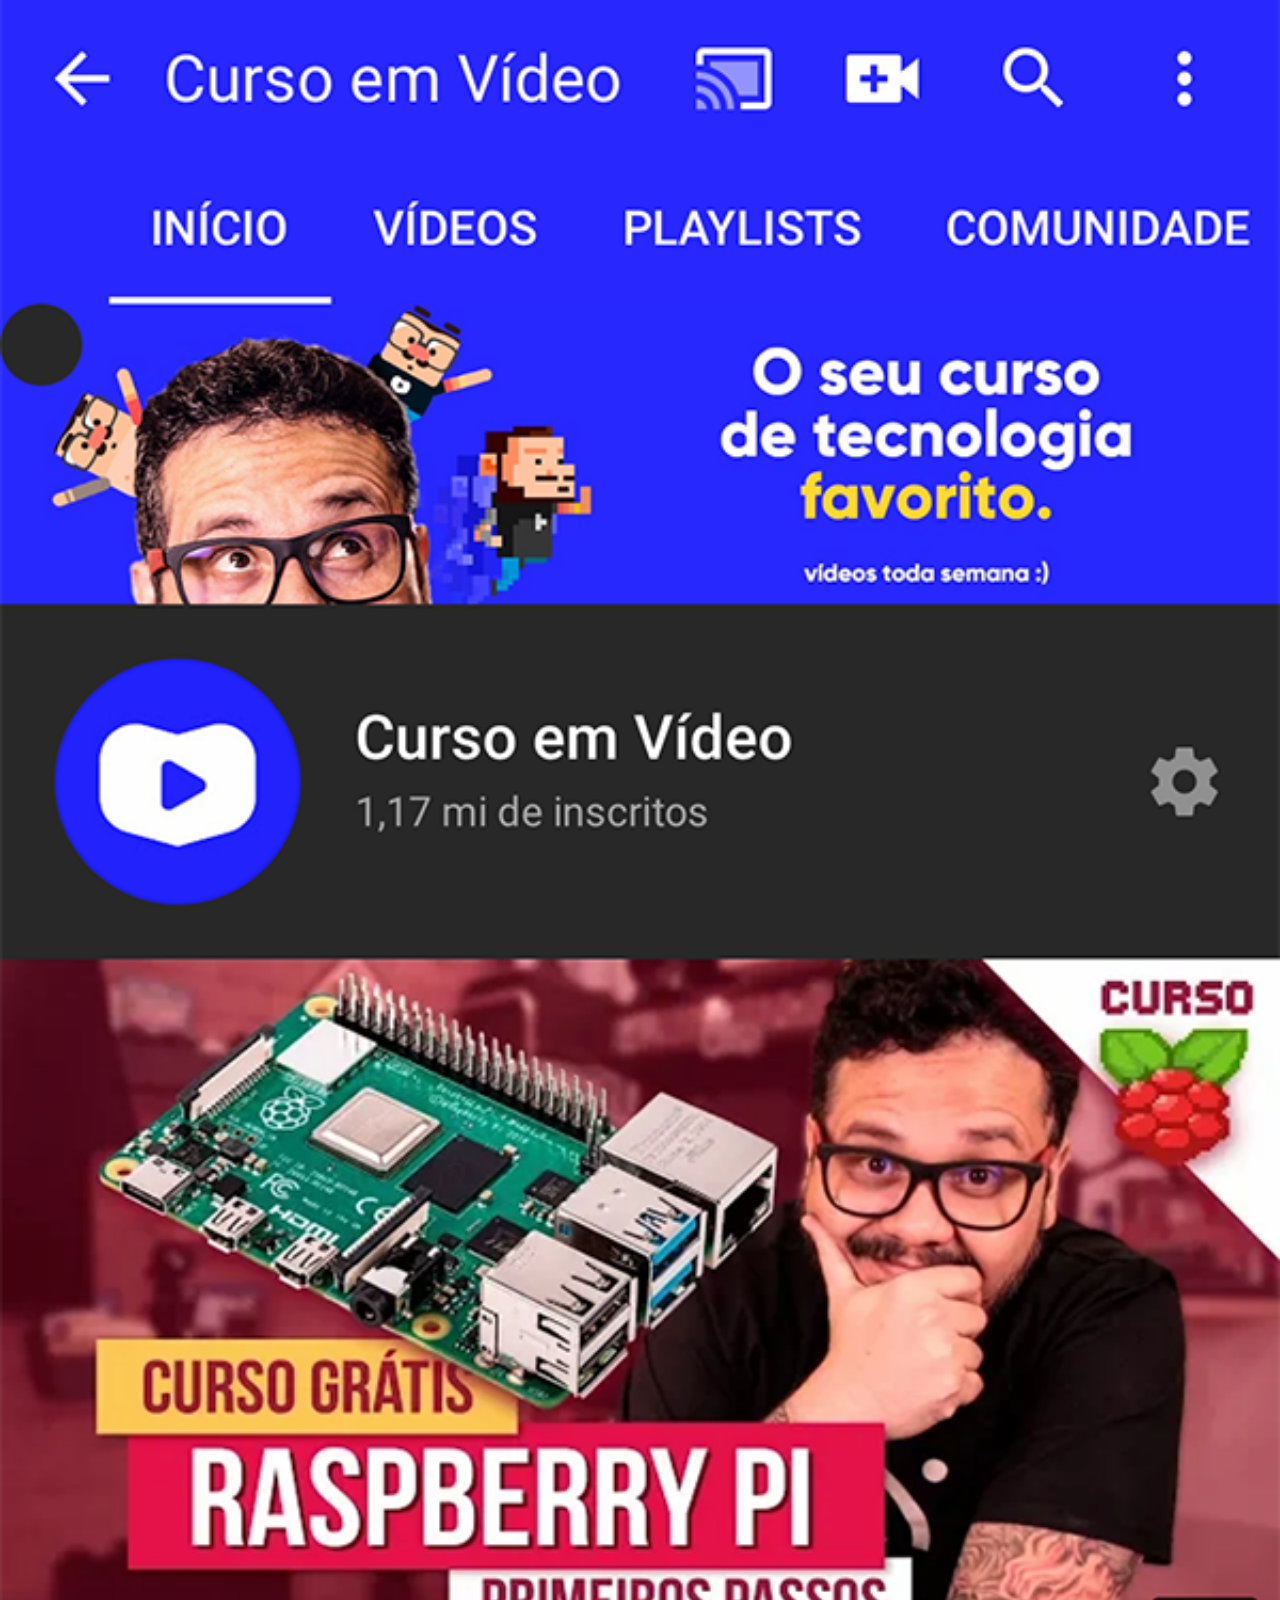
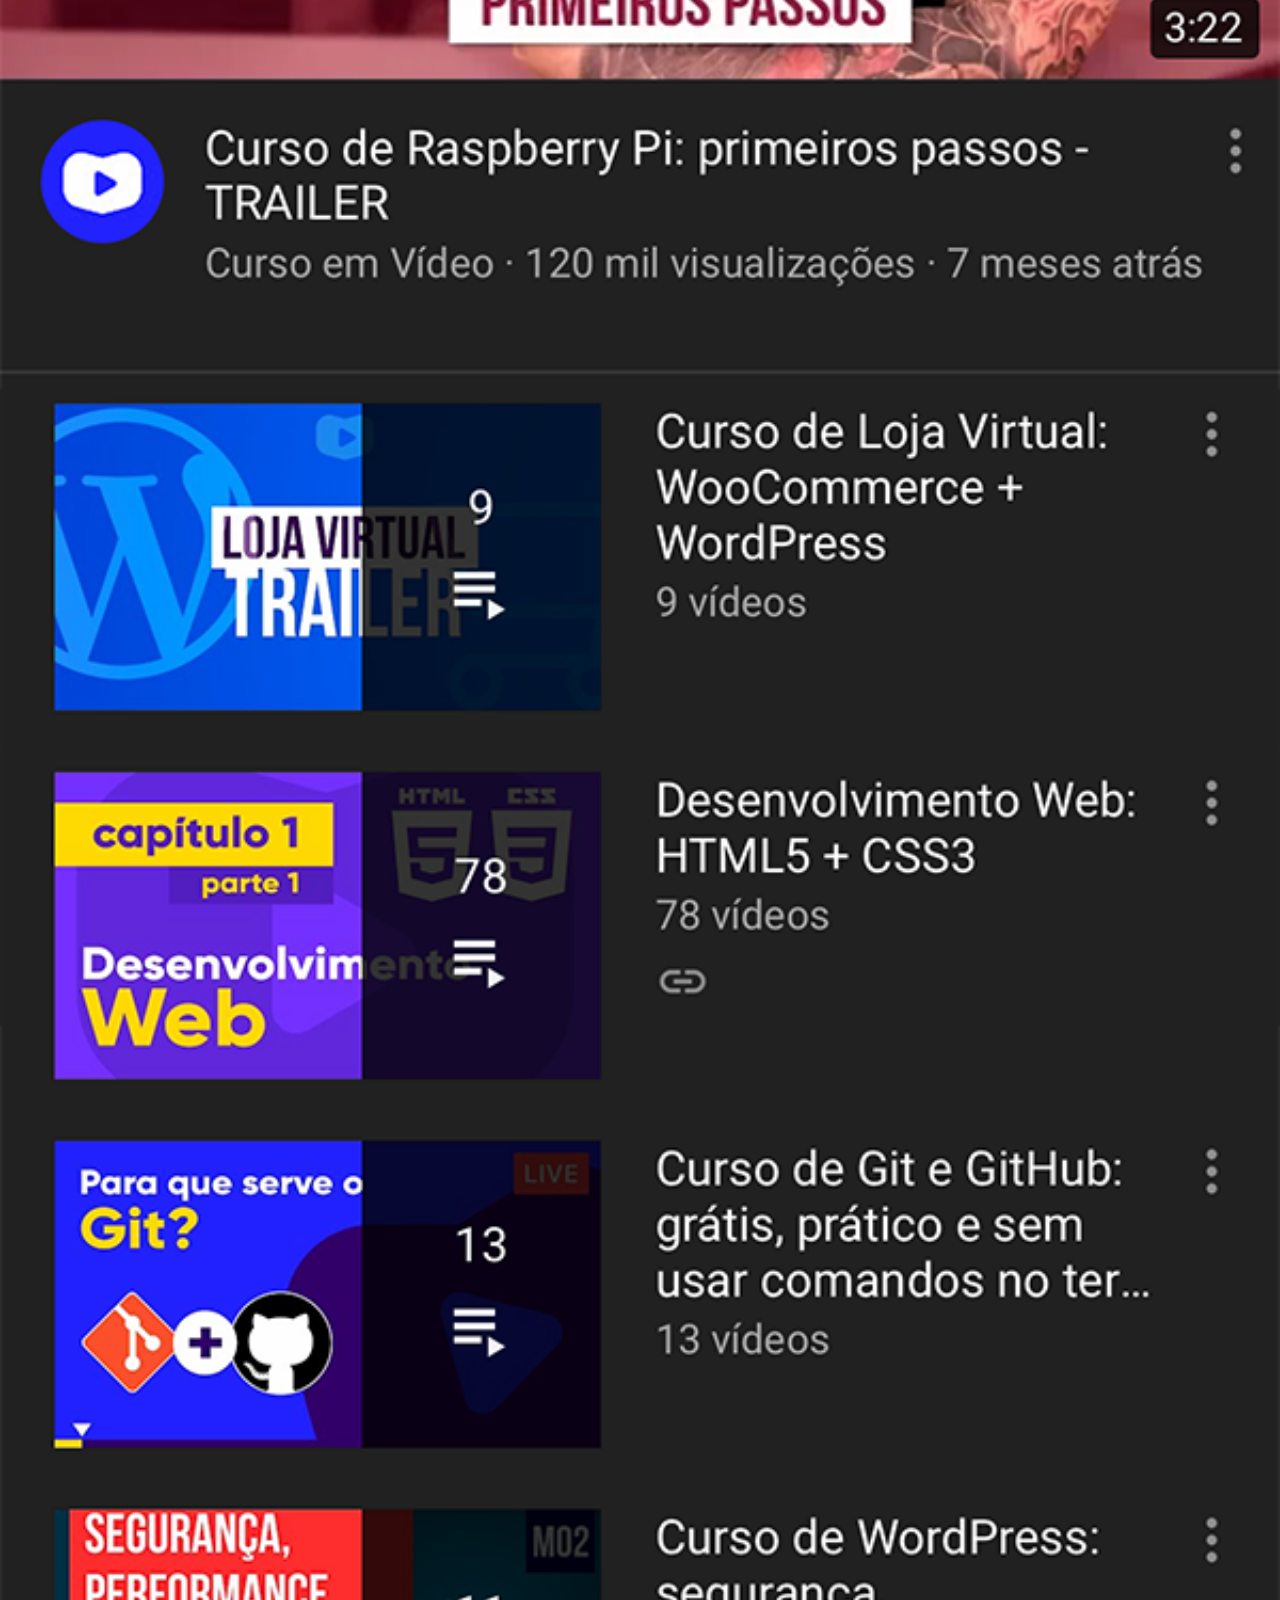
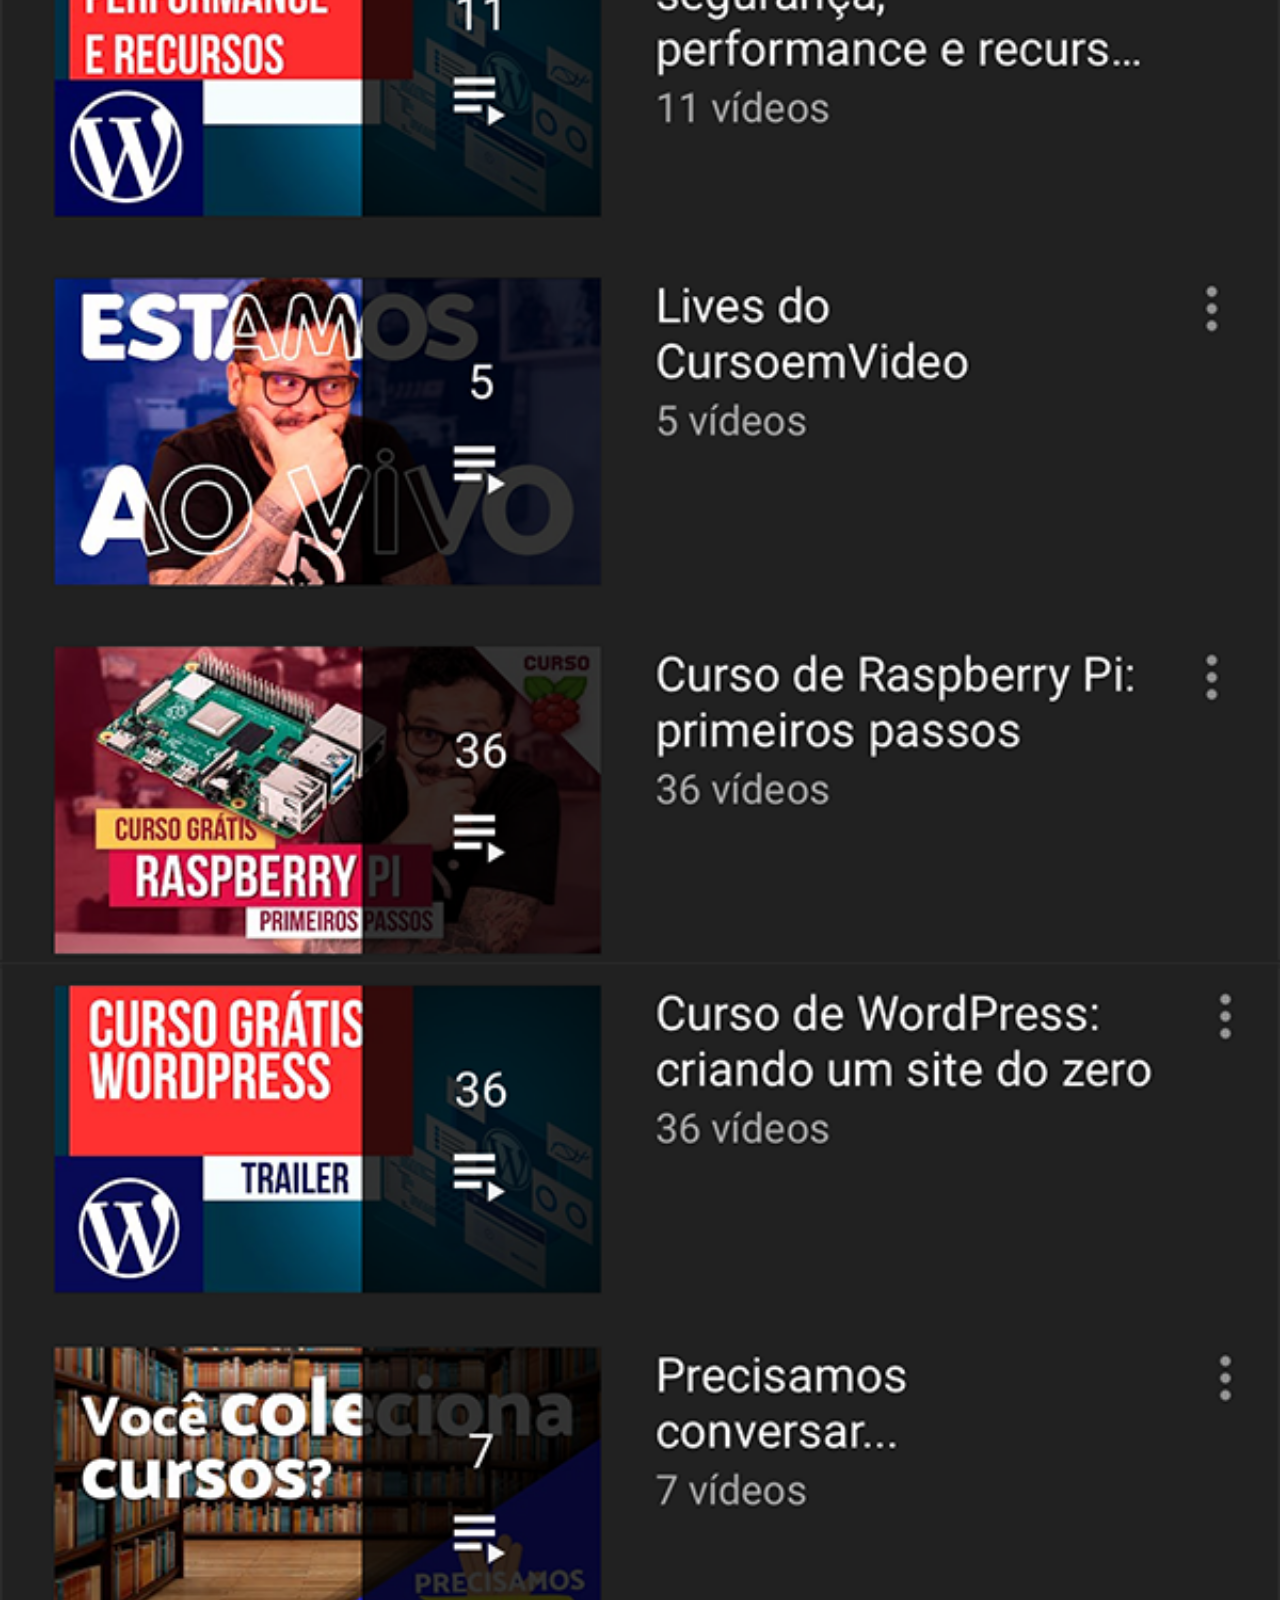
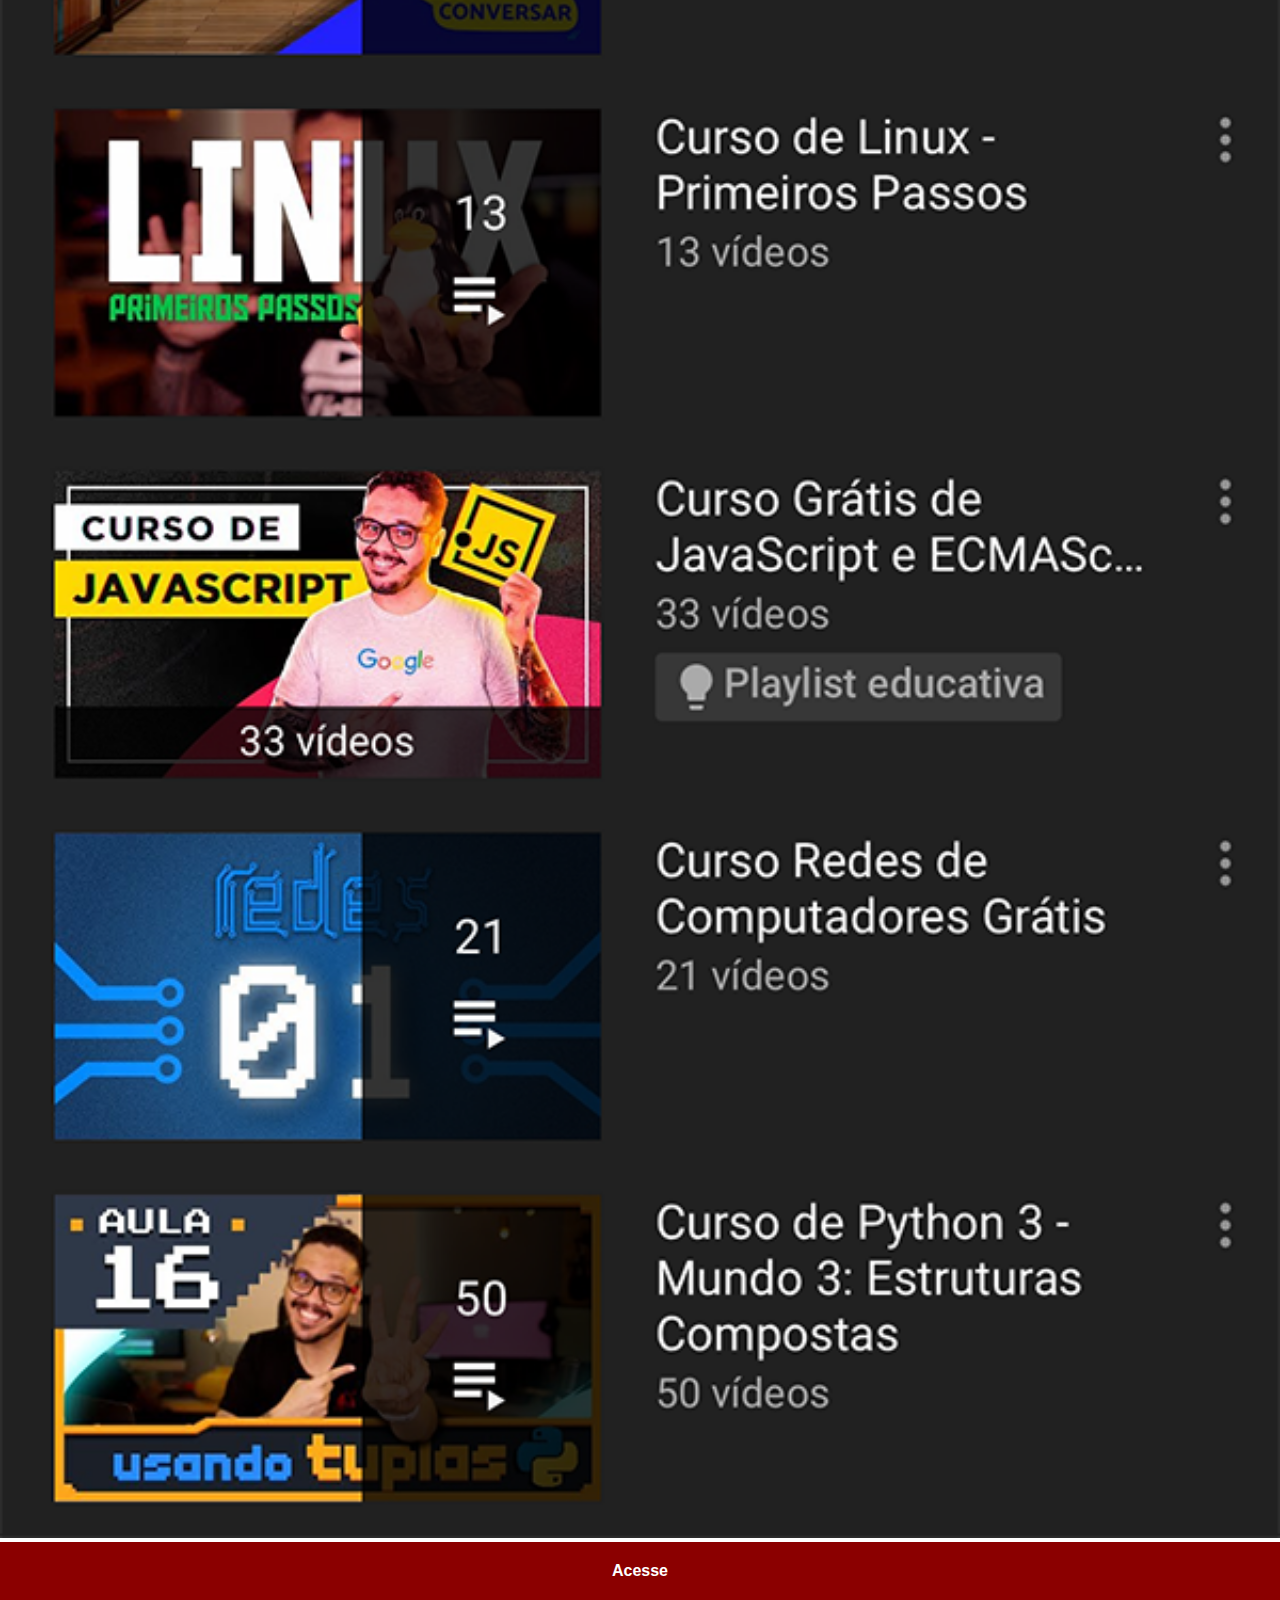
<file: youtube.html>
<!DOCTYPE html>
<html lang="pt-br">
<head>
    <meta charset="UTF-8">
    <meta name="viewport" content="width=device-width, initial-scale=1.0">
    <title>Youtube</title>
    <link rel="stylesheet" href="estilos/social.css">
</head>
<body>
    <img src="imagens/tela-youtube.png" alt="">
    <a href="https://www.youtube.com/" target="_blank">Acesse</a>
</body>
</html>
</file>
<file: estilos/style.css>
@charset "UTF-8";

*{
    margin: 0px;
    padding: 0px;
    font-family: Arial, Helvetica, sans-serif;
}

html, body {
    height: 100vh;
    width: 100vw;
    background-color: black;
}

body {
    background: url('../imagens/fundo-madeira.jpg') no-repeat top center;
    background-size: cover;
    background-attachment: fixed;
}

main {
    height: 100vh;
    position: relative;
   
}

section#telefone {
    position: absolute;
    top: 50%;
    left: 50%;
    transform: translate(-50%, -50%);
    height: 627px;
    width: 311px;
    background: url('../imagens/frame-iphone.png');
}

iframe#tela{
    position: relative;
    top: 80px;
    left: 22px;
    width: 269px;
    height: 471px;
}

section#redes-sociais {
    text-align: right;
}

section#redes-sociais img {
    width: 50px;
    margin: 10px ;
    border-radius: 50%;   
    box-shadow: 2px 2px 5px rgba(0, 0, 0, 0.423); 
    box-sizing: border-box;
}


section#redes-sociais img:hover {
    border: 2px solid white;
    transform: translate(-5px, -5px);
    box-shadow: 5px 5px 10px rgba(0, 0, 0, 0.426);
    transition: transform .3s, border .4s;
}
</file>
<file: estilos/social.css>
@charset "UTF-8";

*{
    margin: 0px;
    padding: 0px;
    font-family: Arial, Helvetica, sans-serif;
}

::-webkit-scrollbar {
    width: 0px;
    height: 0px;
}

img{
    width: 100vw;
}

a {
    display: block;
    background-color: darkred;
    color: white;
    padding: 20px;
    text-align: center;
    font-weight: bolder;
    text-decoration: none;
}
</file>
